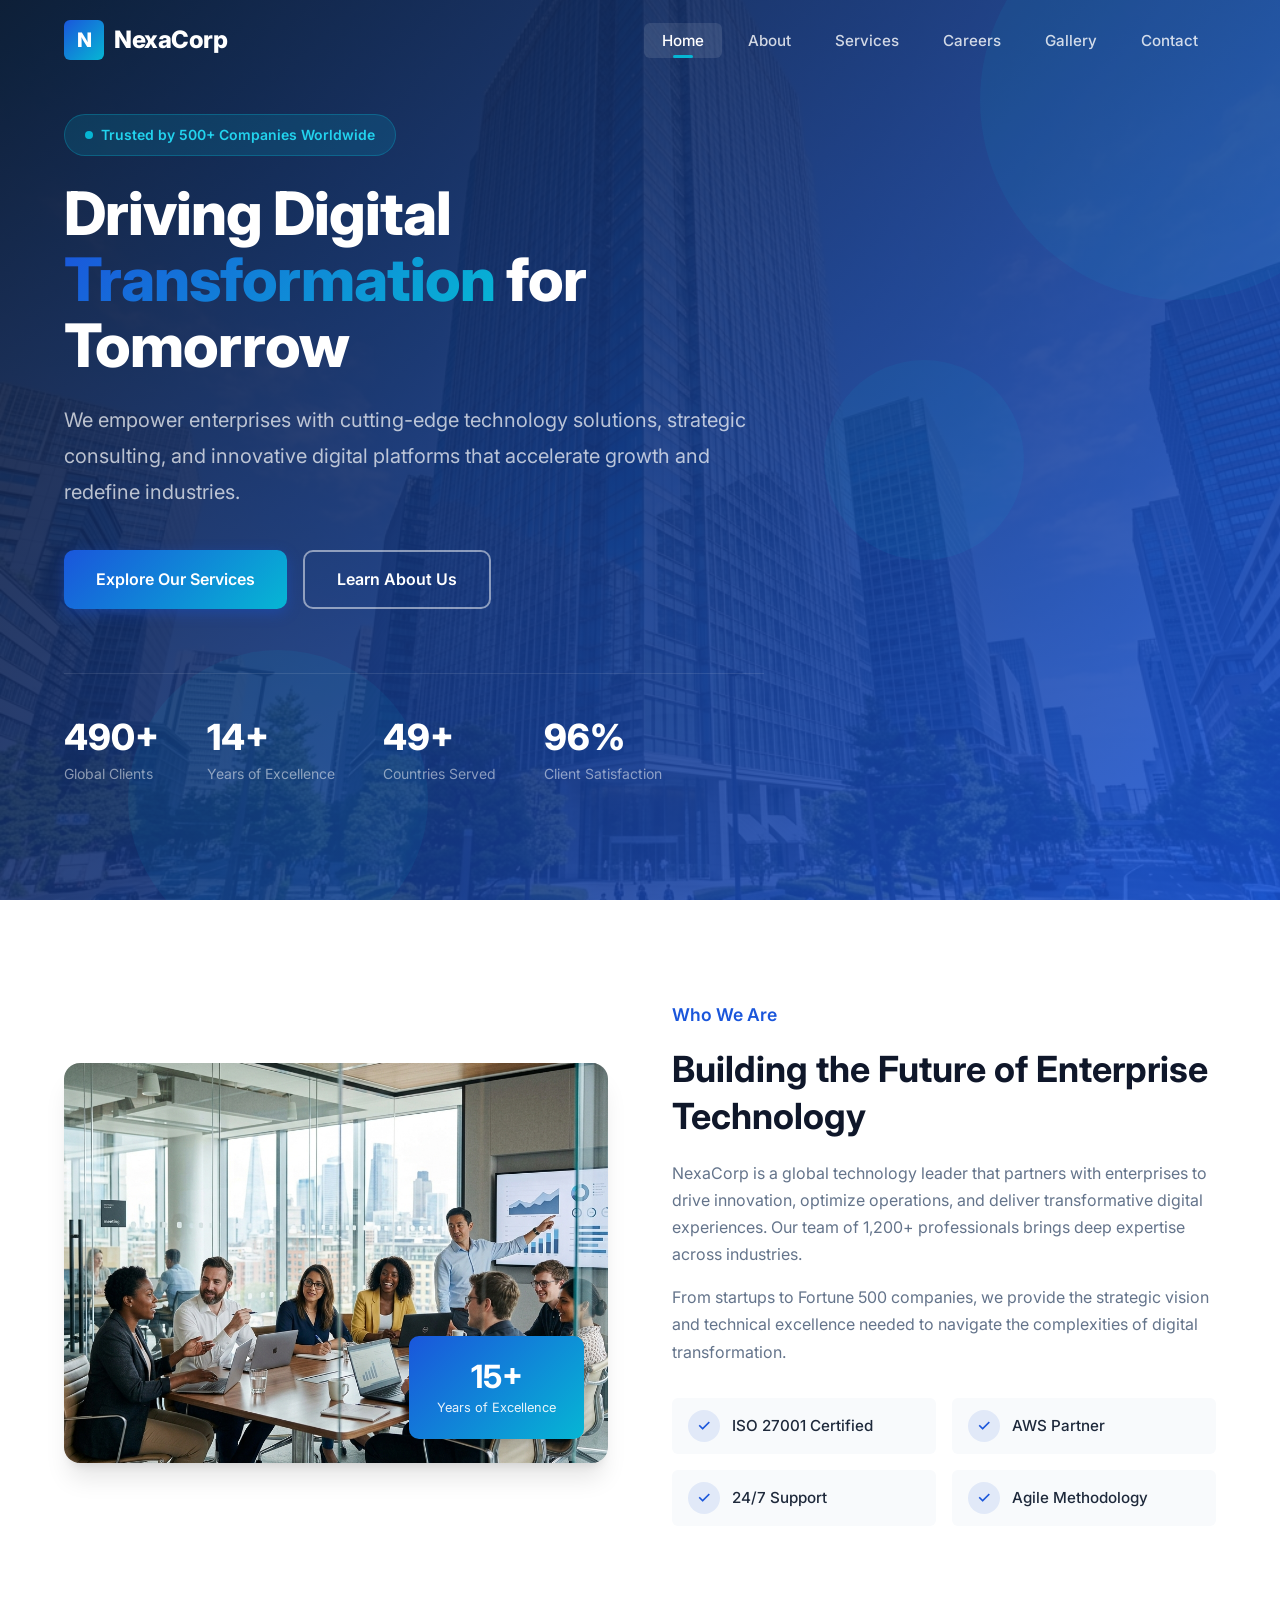
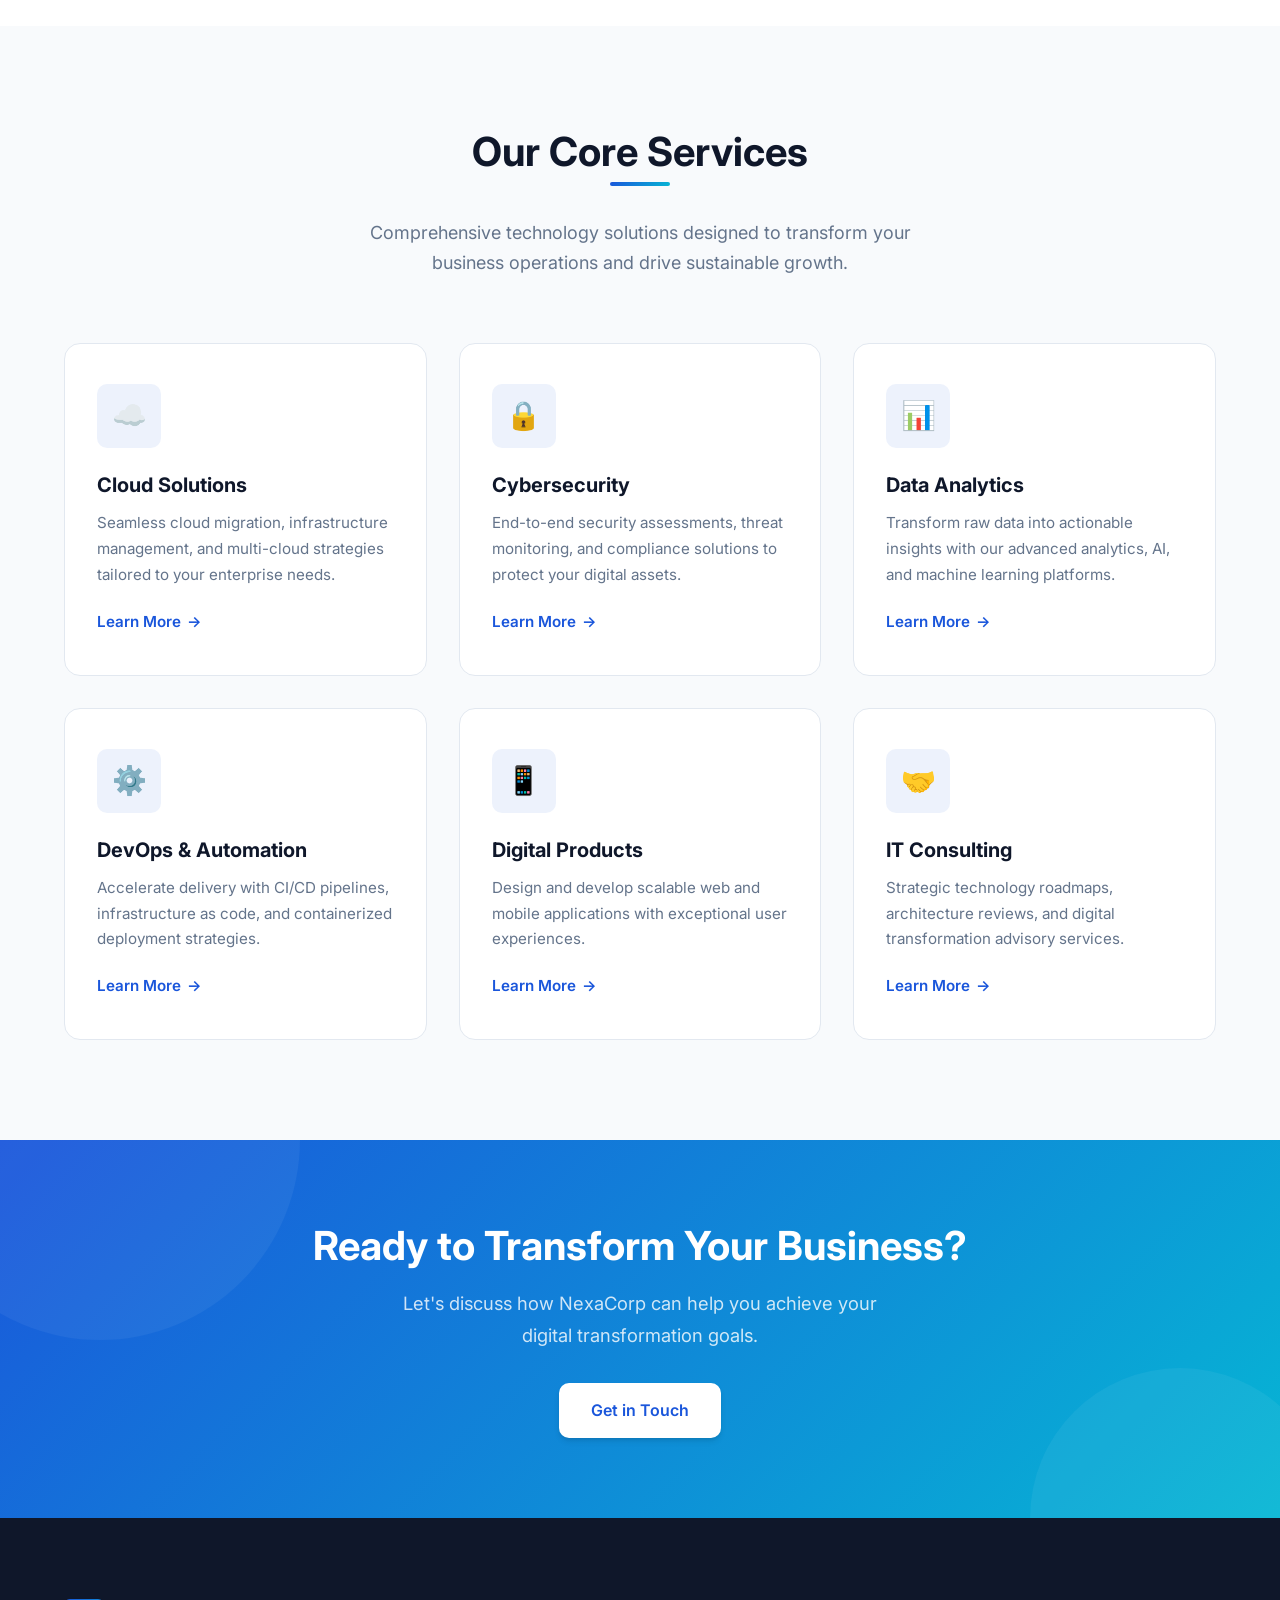
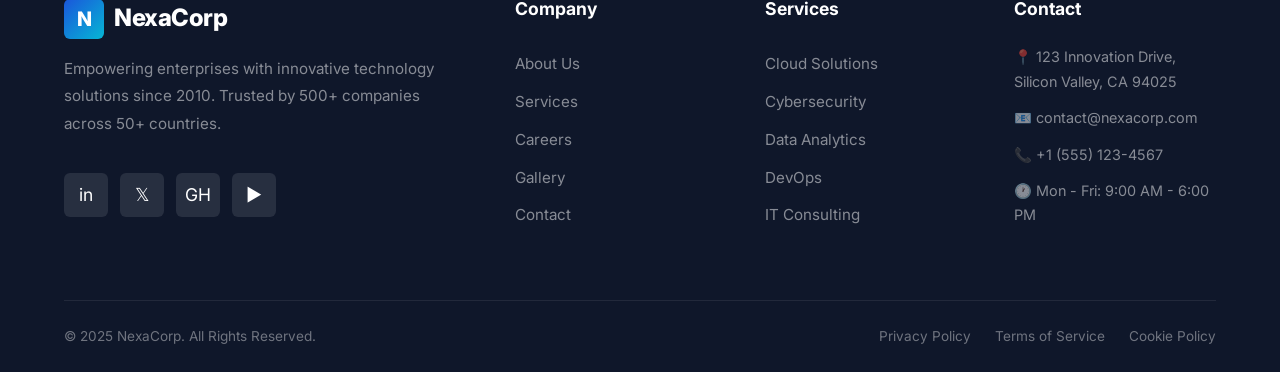
<file: src/index.html>
<!DOCTYPE html>
<html lang="en">
<head>
  <meta charset="UTF-8">
  <meta name="viewport" content="width=device-width, initial-scale=1.0">
  <meta name="description" content="NexaCorp - Leading corporate solutions provider specializing in digital transformation, cloud computing, and enterprise consulting.">
  <meta name="keywords" content="corporate, technology, consulting, digital transformation, cloud computing">
  <title>NexaCorp - Innovating Tomorrow's Solutions</title>
  <link rel="preconnect" href="https://fonts.googleapis.com">
  <link rel="preconnect" href="https://fonts.gstatic.com" crossorigin>
  <link href="https://fonts.googleapis.com/css2?family=Inter:wght@400;500;600;700;800&display=swap" rel="stylesheet">
  <link rel="stylesheet" href="css/style.css">
</head>
<body>

  <!-- ==================== Navbar ==================== -->
  <nav class="navbar" id="navbar">
    <div class="container">
      <a href="index.html" class="navbar-brand">
        <div class="logo-icon">N</div>
        <span>NexaCorp</span>
      </a>
      <ul class="navbar-nav" id="navLinks">
        <li><a href="index.html" class="active">Home</a></li>
        <li><a href="about.html">About</a></li>
        <li><a href="services.html">Services</a></li>
        <li><a href="careers.html">Careers</a></li>
        <li><a href="gallery.html">Gallery</a></li>
        <li><a href="contact.html">Contact</a></li>
      </ul>
      <button class="menu-toggle" id="menuToggle" aria-label="Toggle navigation">
        <span></span>
        <span></span>
        <span></span>
      </button>
    </div>
  </nav>

  <!-- ==================== Hero Section ==================== -->
  <section class="hero" id="hero">
    <div class="hero-bg">
      <img src="images/hero-bg.png" alt="Corporate skyline">
    </div>
    <div class="hero-shapes">
      <div class="shape shape-1"></div>
      <div class="shape shape-2"></div>
      <div class="shape shape-3"></div>
    </div>
    <div class="container">
      <div class="hero-content">
        <div class="hero-badge">Trusted by 500+ Companies Worldwide</div>
        <h1>Driving Digital <span class="highlight">Transformation</span> for Tomorrow</h1>
        <p>We empower enterprises with cutting-edge technology solutions, strategic consulting, and innovative digital platforms that accelerate growth and redefine industries.</p>
        <div class="hero-buttons">
          <a href="services.html" class="btn btn-primary">Explore Our Services</a>
          <a href="about.html" class="btn btn-outline">Learn About Us</a>
        </div>
        <div class="hero-stats">
          <div class="hero-stat">
            <h3 data-count="500" data-suffix="+">0</h3>
            <p>Global Clients</p>
          </div>
          <div class="hero-stat">
            <h3 data-count="15" data-suffix="+">0</h3>
            <p>Years of Excellence</p>
          </div>
          <div class="hero-stat">
            <h3 data-count="50" data-suffix="+">0</h3>
            <p>Countries Served</p>
          </div>
          <div class="hero-stat">
            <h3 data-count="98" data-suffix="%">0</h3>
            <p>Client Satisfaction</p>
          </div>
        </div>
      </div>
    </div>
  </section>

  <!-- ==================== About Preview ==================== -->
  <section class="section" id="about-preview">
    <div class="container">
      <div class="about-grid fade-in">
        <div class="about-image">
          <img src="images/about-team.png" alt="NexaCorp team collaboration">
          <div class="experience-badge">
            <h3>15+</h3>
            <p>Years of Excellence</p>
          </div>
        </div>
        <div class="about-text">
          <p class="lead">Who We Are</p>
          <h2>Building the Future of Enterprise Technology</h2>
          <p>NexaCorp is a global technology leader that partners with enterprises to drive innovation, optimize operations, and deliver transformative digital experiences. Our team of 1,200+ professionals brings deep expertise across industries.</p>
          <p>From startups to Fortune 500 companies, we provide the strategic vision and technical excellence needed to navigate the complexities of digital transformation.</p>
          <div class="about-features">
            <div class="about-feature-item">
              <div class="icon">✓</div>
              <span>ISO 27001 Certified</span>
            </div>
            <div class="about-feature-item">
              <div class="icon">✓</div>
              <span>AWS Partner</span>
            </div>
            <div class="about-feature-item">
              <div class="icon">✓</div>
              <span>24/7 Support</span>
            </div>
            <div class="about-feature-item">
              <div class="icon">✓</div>
              <span>Agile Methodology</span>
            </div>
          </div>
        </div>
      </div>
    </div>
  </section>

  <!-- ==================== Services Preview ==================== -->
  <section class="section" id="services-preview" style="background: var(--surface-alt);">
    <div class="container">
      <div class="section-header">
        <h2>Our Core Services</h2>
        <p>Comprehensive technology solutions designed to transform your business operations and drive sustainable growth.</p>
      </div>
      <div class="services-grid">
        <div class="service-card fade-in">
          <div class="icon"><span>☁️</span></div>
          <h3>Cloud Solutions</h3>
          <p>Seamless cloud migration, infrastructure management, and multi-cloud strategies tailored to your enterprise needs.</p>
          <a href="services.html" class="learn-more">Learn More</a>
        </div>
        <div class="service-card fade-in">
          <div class="icon"><span>🔒</span></div>
          <h3>Cybersecurity</h3>
          <p>End-to-end security assessments, threat monitoring, and compliance solutions to protect your digital assets.</p>
          <a href="services.html" class="learn-more">Learn More</a>
        </div>
        <div class="service-card fade-in">
          <div class="icon"><span>📊</span></div>
          <h3>Data Analytics</h3>
          <p>Transform raw data into actionable insights with our advanced analytics, AI, and machine learning platforms.</p>
          <a href="services.html" class="learn-more">Learn More</a>
        </div>
        <div class="service-card fade-in">
          <div class="icon"><span>⚙️</span></div>
          <h3>DevOps & Automation</h3>
          <p>Accelerate delivery with CI/CD pipelines, infrastructure as code, and containerized deployment strategies.</p>
          <a href="services.html" class="learn-more">Learn More</a>
        </div>
        <div class="service-card fade-in">
          <div class="icon"><span>📱</span></div>
          <h3>Digital Products</h3>
          <p>Design and develop scalable web and mobile applications with exceptional user experiences.</p>
          <a href="services.html" class="learn-more">Learn More</a>
        </div>
        <div class="service-card fade-in">
          <div class="icon"><span>🤝</span></div>
          <h3>IT Consulting</h3>
          <p>Strategic technology roadmaps, architecture reviews, and digital transformation advisory services.</p>
          <a href="services.html" class="learn-more">Learn More</a>
        </div>
      </div>
    </div>
  </section>

  <!-- ==================== CTA Section ==================== -->
  <section class="cta-section">
    <div class="container">
      <h2>Ready to Transform Your Business?</h2>
      <p>Let's discuss how NexaCorp can help you achieve your digital transformation goals.</p>
      <a href="contact.html" class="btn btn-secondary">Get in Touch</a>
    </div>
  </section>

  <!-- ==================== Footer ==================== -->
  <footer class="footer" id="footer">
    <div class="container">
      <div class="footer-grid">
        <div class="footer-brand">
          <a href="index.html" class="navbar-brand">
            <div class="logo-icon">N</div>
            <span>NexaCorp</span>
          </a>
          <p>Empowering enterprises with innovative technology solutions since 2010. Trusted by 500+ companies across 50+ countries.</p>
          <div class="social-links">
            <a href="#" class="social-link" aria-label="LinkedIn">in</a>
            <a href="#" class="social-link" aria-label="Twitter">𝕏</a>
            <a href="#" class="social-link" aria-label="GitHub">GH</a>
            <a href="#" class="social-link" aria-label="YouTube">▶</a>
          </div>
        </div>
        <div>
          <h4>Company</h4>
          <ul class="footer-links">
            <li><a href="about.html">About Us</a></li>
            <li><a href="services.html">Services</a></li>
            <li><a href="careers.html">Careers</a></li>
            <li><a href="gallery.html">Gallery</a></li>
            <li><a href="contact.html">Contact</a></li>
          </ul>
        </div>
        <div>
          <h4>Services</h4>
          <ul class="footer-links">
            <li><a href="services.html">Cloud Solutions</a></li>
            <li><a href="services.html">Cybersecurity</a></li>
            <li><a href="services.html">Data Analytics</a></li>
            <li><a href="services.html">DevOps</a></li>
            <li><a href="services.html">IT Consulting</a></li>
          </ul>
        </div>
        <div>
          <h4>Contact</h4>
          <div class="footer-contact">
            <p>📍 123 Innovation Drive, Silicon Valley, CA 94025</p>
            <p>📧 contact@nexacorp.com</p>
            <p>📞 +1 (555) 123-4567</p>
            <p>🕐 Mon - Fri: 9:00 AM - 6:00 PM</p>
          </div>
        </div>
      </div>
      <div class="footer-bottom">
        <p>&copy; 2025 NexaCorp. All Rights Reserved.</p>
        <div class="footer-bottom-links">
          <a href="#">Privacy Policy</a>
          <a href="#">Terms of Service</a>
          <a href="#">Cookie Policy</a>
        </div>
      </div>
    </div>
  </footer>

  <!-- Scroll to Top Button -->
  <button class="scroll-top" id="scrollTop" aria-label="Scroll to top">↑</button>

  <script src="js/main.js"></script>
</body>
</html>
</file>
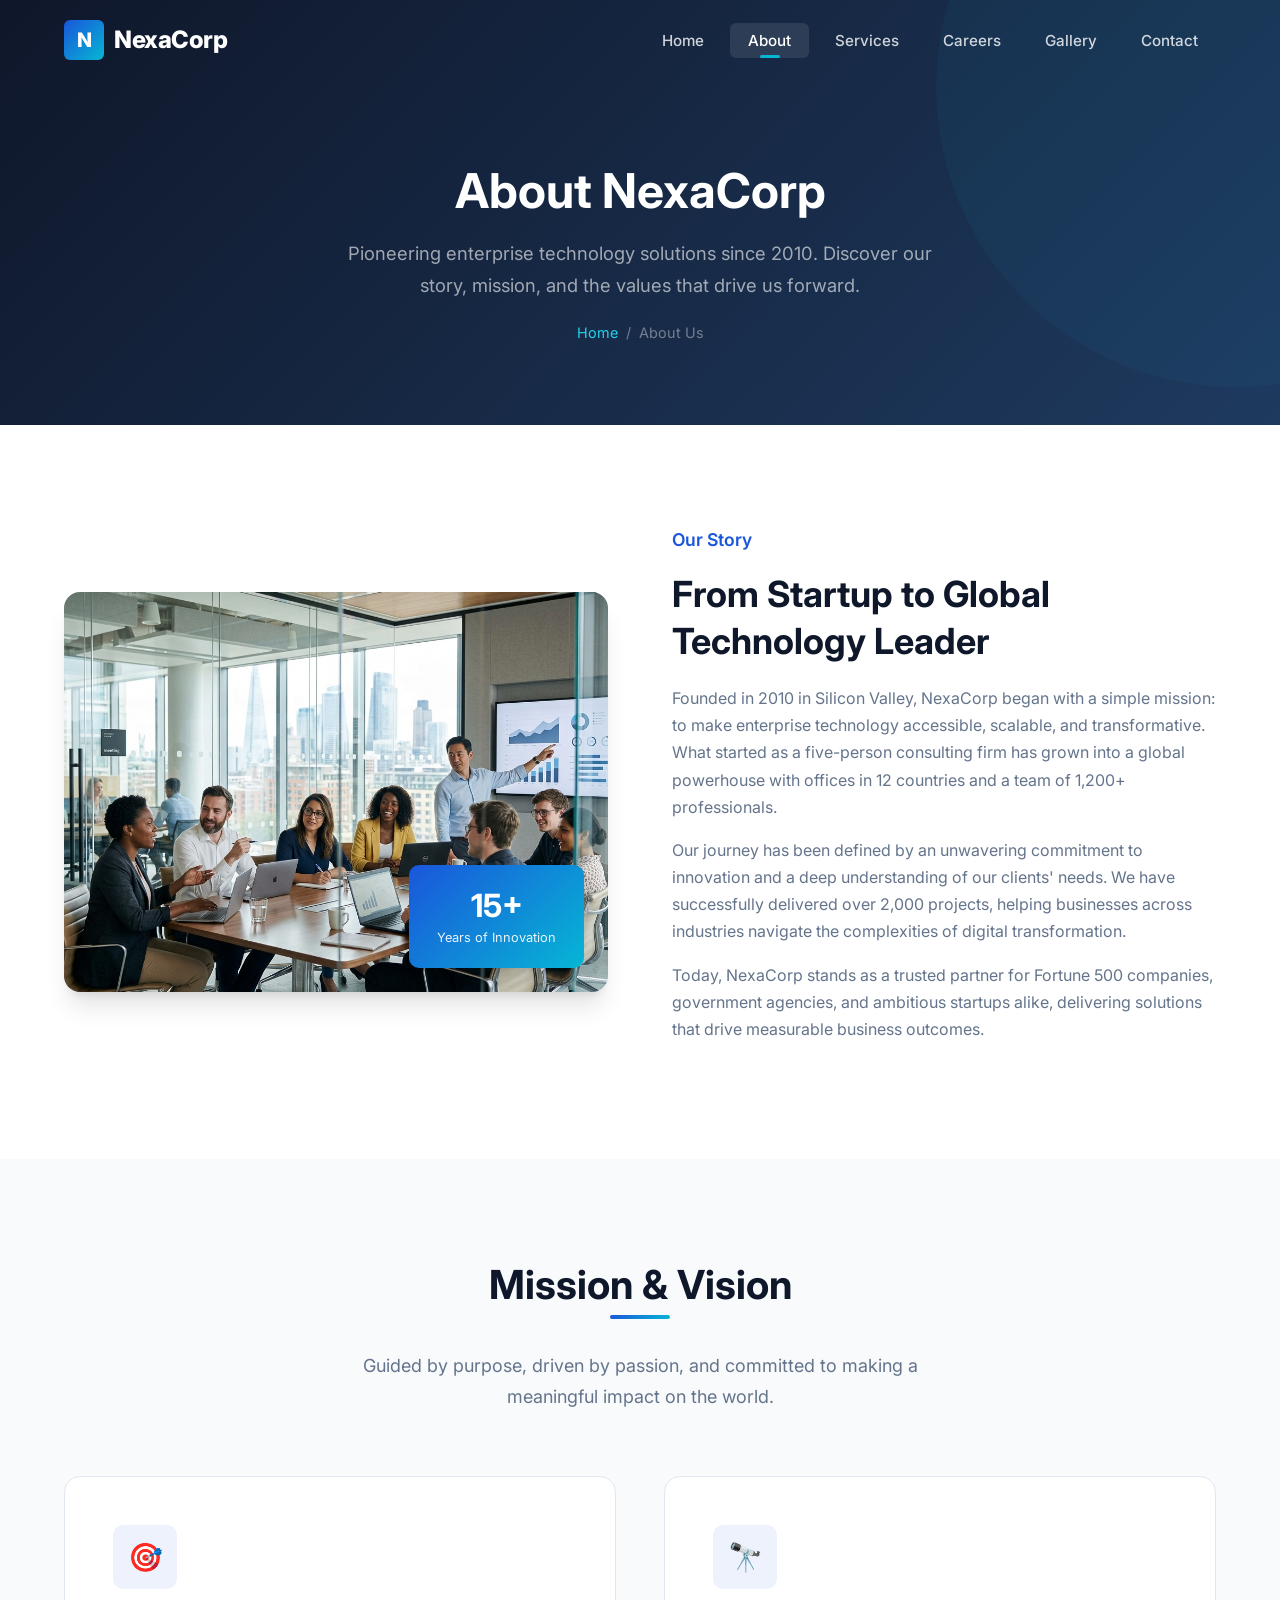
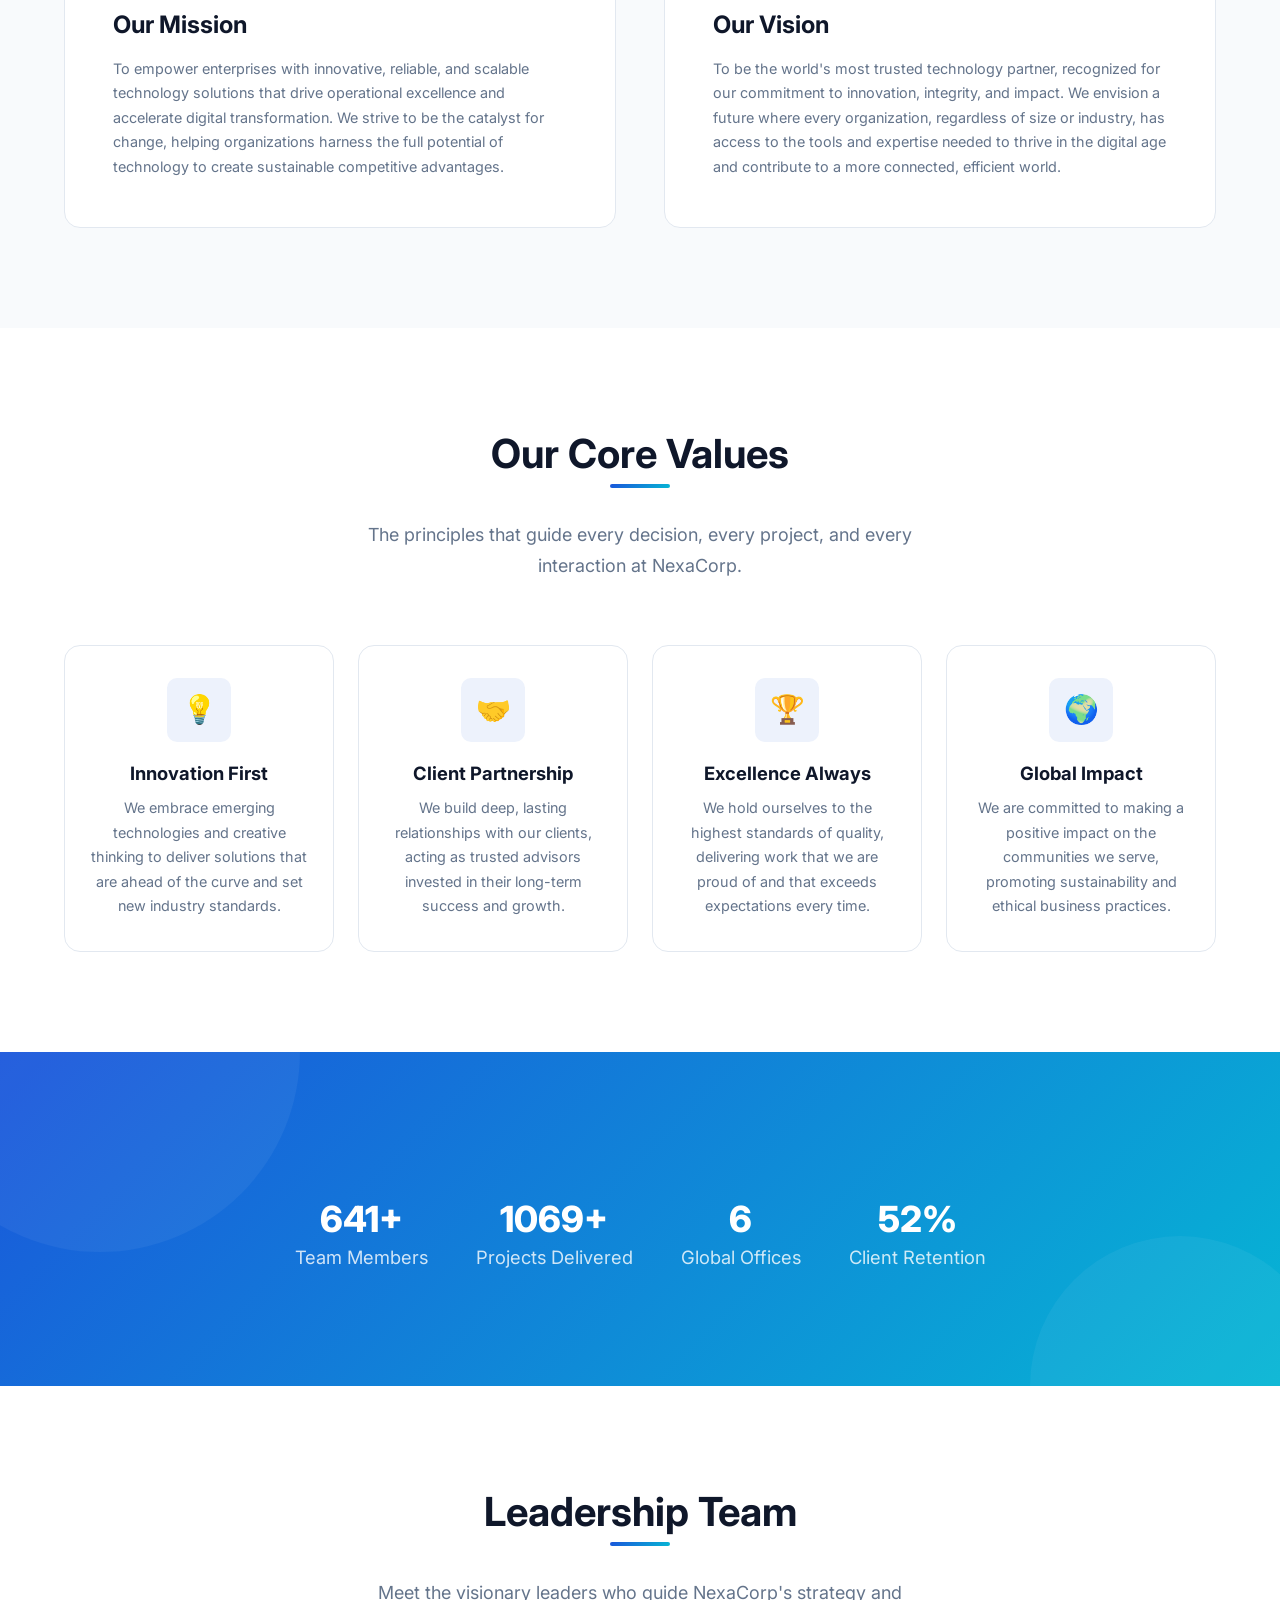
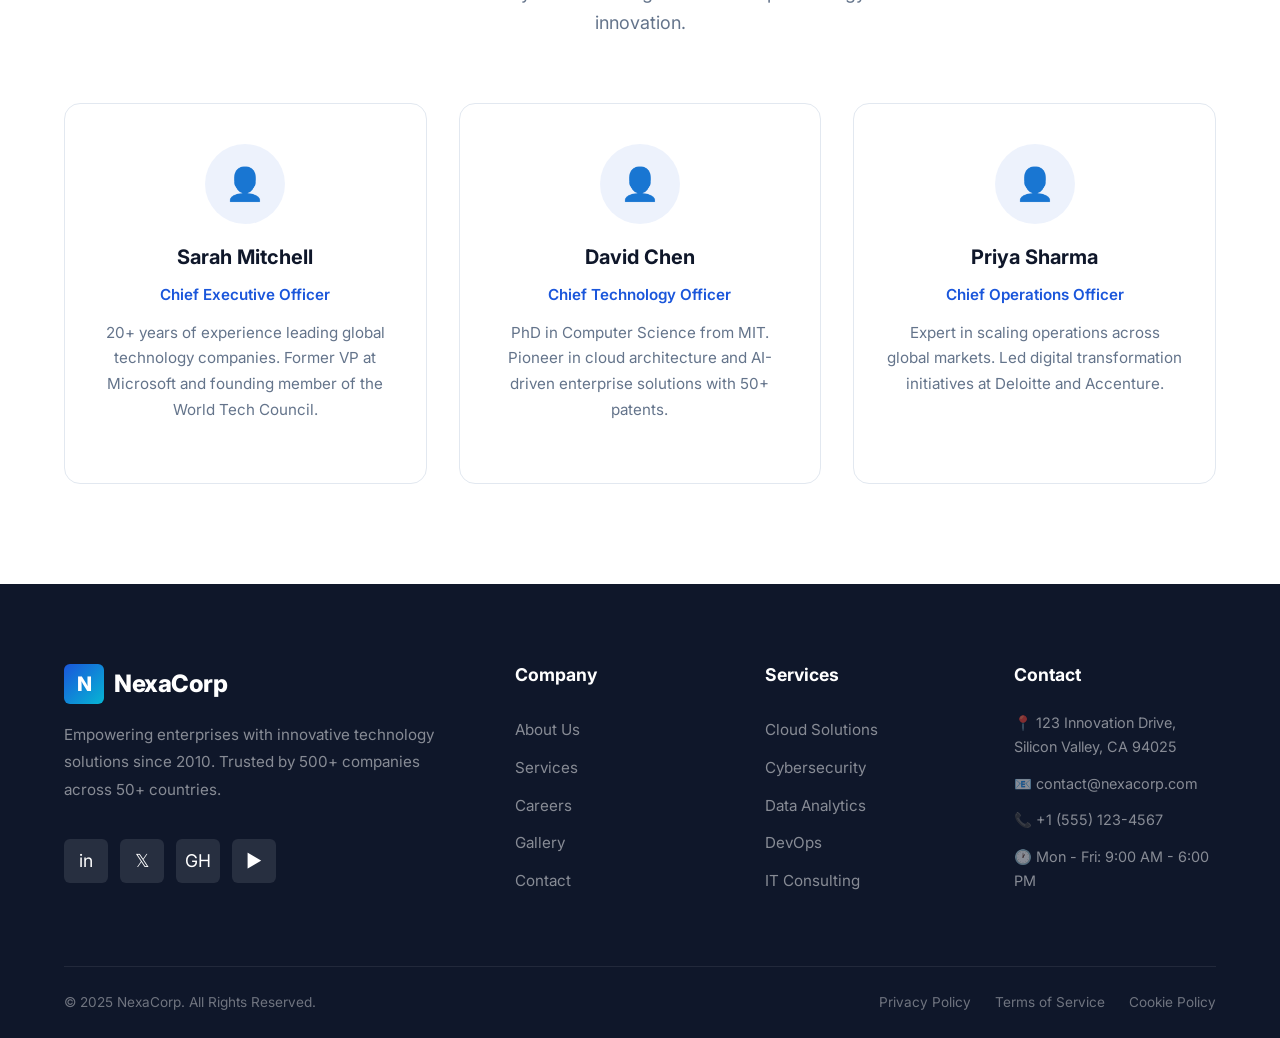
<file: src/about.html>
<!DOCTYPE html>
<html lang="en">
<head>
  <meta charset="UTF-8">
  <meta name="viewport" content="width=device-width, initial-scale=1.0">
  <meta name="description" content="Learn about NexaCorp - our mission, vision, values, and the team driving innovation in enterprise technology solutions.">
  <title>About Us - NexaCorp</title>
  <link rel="preconnect" href="https://fonts.googleapis.com">
  <link rel="preconnect" href="https://fonts.gstatic.com" crossorigin>
  <link href="https://fonts.googleapis.com/css2?family=Inter:wght@400;500;600;700;800&display=swap" rel="stylesheet">
  <link rel="stylesheet" href="css/style.css">
</head>
<body>

  <!-- ==================== Navbar ==================== -->
  <nav class="navbar scrolled" id="navbar">
    <div class="container">
      <a href="index.html" class="navbar-brand">
        <div class="logo-icon">N</div>
        <span>NexaCorp</span>
      </a>
      <ul class="navbar-nav" id="navLinks">
        <li><a href="index.html">Home</a></li>
        <li><a href="about.html" class="active">About</a></li>
        <li><a href="services.html">Services</a></li>
        <li><a href="careers.html">Careers</a></li>
        <li><a href="gallery.html">Gallery</a></li>
        <li><a href="contact.html">Contact</a></li>
      </ul>
      <button class="menu-toggle" id="menuToggle" aria-label="Toggle navigation">
        <span></span>
        <span></span>
        <span></span>
      </button>
    </div>
  </nav>

  <!-- ==================== Page Banner ==================== -->
  <section class="page-banner">
    <h1>About NexaCorp</h1>
    <p>Pioneering enterprise technology solutions since 2010. Discover our story, mission, and the values that drive us forward.</p>
    <div class="breadcrumb">
      <a href="index.html">Home</a>
      <span>/</span>
      <span>About Us</span>
    </div>
  </section>

  <!-- ==================== About Section ==================== -->
  <section class="section">
    <div class="container">
      <div class="about-grid fade-in">
        <div class="about-image">
          <img src="images/about-team.png" alt="NexaCorp team members in a modern conference room">
          <div class="experience-badge">
            <h3>15+</h3>
            <p>Years of Innovation</p>
          </div>
        </div>
        <div class="about-text">
          <p class="lead">Our Story</p>
          <h2>From Startup to Global Technology Leader</h2>
          <p>Founded in 2010 in Silicon Valley, NexaCorp began with a simple mission: to make enterprise technology accessible, scalable, and transformative. What started as a five-person consulting firm has grown into a global powerhouse with offices in 12 countries and a team of 1,200+ professionals.</p>
          <p>Our journey has been defined by an unwavering commitment to innovation and a deep understanding of our clients' needs. We have successfully delivered over 2,000 projects, helping businesses across industries navigate the complexities of digital transformation.</p>
          <p>Today, NexaCorp stands as a trusted partner for Fortune 500 companies, government agencies, and ambitious startups alike, delivering solutions that drive measurable business outcomes.</p>
        </div>
      </div>
    </div>
  </section>

  <!-- ==================== Mission & Vision ==================== -->
  <section class="section" style="background: var(--surface-alt);">
    <div class="container">
      <div class="section-header">
        <h2>Mission &amp; Vision</h2>
        <p>Guided by purpose, driven by passion, and committed to making a meaningful impact on the world.</p>
      </div>
      <div class="about-grid fade-in" style="gap: 48px;">
        <div class="value-card" style="text-align: left; padding: 48px;">
          <div class="icon" style="margin: 0 0 20px;">🎯</div>
          <h3 style="font-size: 1.5rem; margin-bottom: 16px;">Our Mission</h3>
          <p>To empower enterprises with innovative, reliable, and scalable technology solutions that drive operational excellence and accelerate digital transformation. We strive to be the catalyst for change, helping organizations harness the full potential of technology to create sustainable competitive advantages.</p>
        </div>
        <div class="value-card" style="text-align: left; padding: 48px;">
          <div class="icon" style="margin: 0 0 20px;">🔭</div>
          <h3 style="font-size: 1.5rem; margin-bottom: 16px;">Our Vision</h3>
          <p>To be the world's most trusted technology partner, recognized for our commitment to innovation, integrity, and impact. We envision a future where every organization, regardless of size or industry, has access to the tools and expertise needed to thrive in the digital age and contribute to a more connected, efficient world.</p>
        </div>
      </div>
    </div>
  </section>

  <!-- ==================== Core Values ==================== -->
  <section class="section">
    <div class="container">
      <div class="section-header">
        <h2>Our Core Values</h2>
        <p>The principles that guide every decision, every project, and every interaction at NexaCorp.</p>
      </div>
      <div class="values-grid">
        <div class="value-card fade-in">
          <div class="icon">💡</div>
          <h3>Innovation First</h3>
          <p>We embrace emerging technologies and creative thinking to deliver solutions that are ahead of the curve and set new industry standards.</p>
        </div>
        <div class="value-card fade-in">
          <div class="icon">🤝</div>
          <h3>Client Partnership</h3>
          <p>We build deep, lasting relationships with our clients, acting as trusted advisors invested in their long-term success and growth.</p>
        </div>
        <div class="value-card fade-in">
          <div class="icon">🏆</div>
          <h3>Excellence Always</h3>
          <p>We hold ourselves to the highest standards of quality, delivering work that we are proud of and that exceeds expectations every time.</p>
        </div>
        <div class="value-card fade-in">
          <div class="icon">🌍</div>
          <h3>Global Impact</h3>
          <p>We are committed to making a positive impact on the communities we serve, promoting sustainability and ethical business practices.</p>
        </div>
      </div>
    </div>
  </section>

  <!-- ==================== Stats ==================== -->
  <section class="cta-section">
    <div class="container">
      <div class="hero-stats" style="border: none; padding: 0; justify-content: center;">
        <div class="hero-stat" style="text-align: center;">
          <h3 data-count="1200" data-suffix="+">0</h3>
          <p>Team Members</p>
        </div>
        <div class="hero-stat" style="text-align: center;">
          <h3 data-count="2000" data-suffix="+">0</h3>
          <p>Projects Delivered</p>
        </div>
        <div class="hero-stat" style="text-align: center;">
          <h3 data-count="12" data-suffix="">0</h3>
          <p>Global Offices</p>
        </div>
        <div class="hero-stat" style="text-align: center;">
          <h3 data-count="98" data-suffix="%">0</h3>
          <p>Client Retention</p>
        </div>
      </div>
    </div>
  </section>

  <!-- ==================== Leadership Team ==================== -->
  <section class="section">
    <div class="container">
      <div class="section-header">
        <h2>Leadership Team</h2>
        <p>Meet the visionary leaders who guide NexaCorp's strategy and innovation.</p>
      </div>
      <div class="services-grid">
        <div class="service-card fade-in" style="text-align: center;">
          <div class="icon" style="width: 80px; height: 80px; border-radius: 50%; font-size: 2rem; margin: 0 auto 20px;">👤</div>
          <h3>Sarah Mitchell</h3>
          <p style="color: var(--primary); font-weight: 600; margin-bottom: 12px;">Chief Executive Officer</p>
          <p>20+ years of experience leading global technology companies. Former VP at Microsoft and founding member of the World Tech Council.</p>
        </div>
        <div class="service-card fade-in" style="text-align: center;">
          <div class="icon" style="width: 80px; height: 80px; border-radius: 50%; font-size: 2rem; margin: 0 auto 20px;">👤</div>
          <h3>David Chen</h3>
          <p style="color: var(--primary); font-weight: 600; margin-bottom: 12px;">Chief Technology Officer</p>
          <p>PhD in Computer Science from MIT. Pioneer in cloud architecture and AI-driven enterprise solutions with 50+ patents.</p>
        </div>
        <div class="service-card fade-in" style="text-align: center;">
          <div class="icon" style="width: 80px; height: 80px; border-radius: 50%; font-size: 2rem; margin: 0 auto 20px;">👤</div>
          <h3>Priya Sharma</h3>
          <p style="color: var(--primary); font-weight: 600; margin-bottom: 12px;">Chief Operations Officer</p>
          <p>Expert in scaling operations across global markets. Led digital transformation initiatives at Deloitte and Accenture.</p>
        </div>
      </div>
    </div>
  </section>

  <!-- ==================== Footer ==================== -->
  <footer class="footer" id="footer">
    <div class="container">
      <div class="footer-grid">
        <div class="footer-brand">
          <a href="index.html" class="navbar-brand">
            <div class="logo-icon">N</div>
            <span>NexaCorp</span>
          </a>
          <p>Empowering enterprises with innovative technology solutions since 2010. Trusted by 500+ companies across 50+ countries.</p>
          <div class="social-links">
            <a href="#" class="social-link" aria-label="LinkedIn">in</a>
            <a href="#" class="social-link" aria-label="Twitter">𝕏</a>
            <a href="#" class="social-link" aria-label="GitHub">GH</a>
            <a href="#" class="social-link" aria-label="YouTube">▶</a>
          </div>
        </div>
        <div>
          <h4>Company</h4>
          <ul class="footer-links">
            <li><a href="about.html">About Us</a></li>
            <li><a href="services.html">Services</a></li>
            <li><a href="careers.html">Careers</a></li>
            <li><a href="gallery.html">Gallery</a></li>
            <li><a href="contact.html">Contact</a></li>
          </ul>
        </div>
        <div>
          <h4>Services</h4>
          <ul class="footer-links">
            <li><a href="services.html">Cloud Solutions</a></li>
            <li><a href="services.html">Cybersecurity</a></li>
            <li><a href="services.html">Data Analytics</a></li>
            <li><a href="services.html">DevOps</a></li>
            <li><a href="services.html">IT Consulting</a></li>
          </ul>
        </div>
        <div>
          <h4>Contact</h4>
          <div class="footer-contact">
            <p>📍 123 Innovation Drive, Silicon Valley, CA 94025</p>
            <p>📧 contact@nexacorp.com</p>
            <p>📞 +1 (555) 123-4567</p>
            <p>🕐 Mon - Fri: 9:00 AM - 6:00 PM</p>
          </div>
        </div>
      </div>
      <div class="footer-bottom">
        <p>&copy; 2025 NexaCorp. All Rights Reserved.</p>
        <div class="footer-bottom-links">
          <a href="#">Privacy Policy</a>
          <a href="#">Terms of Service</a>
          <a href="#">Cookie Policy</a>
        </div>
      </div>
    </div>
  </footer>

  <button class="scroll-top" id="scrollTop" aria-label="Scroll to top">↑</button>
  <script src="js/main.js"></script>
</body>
</html>
</file>
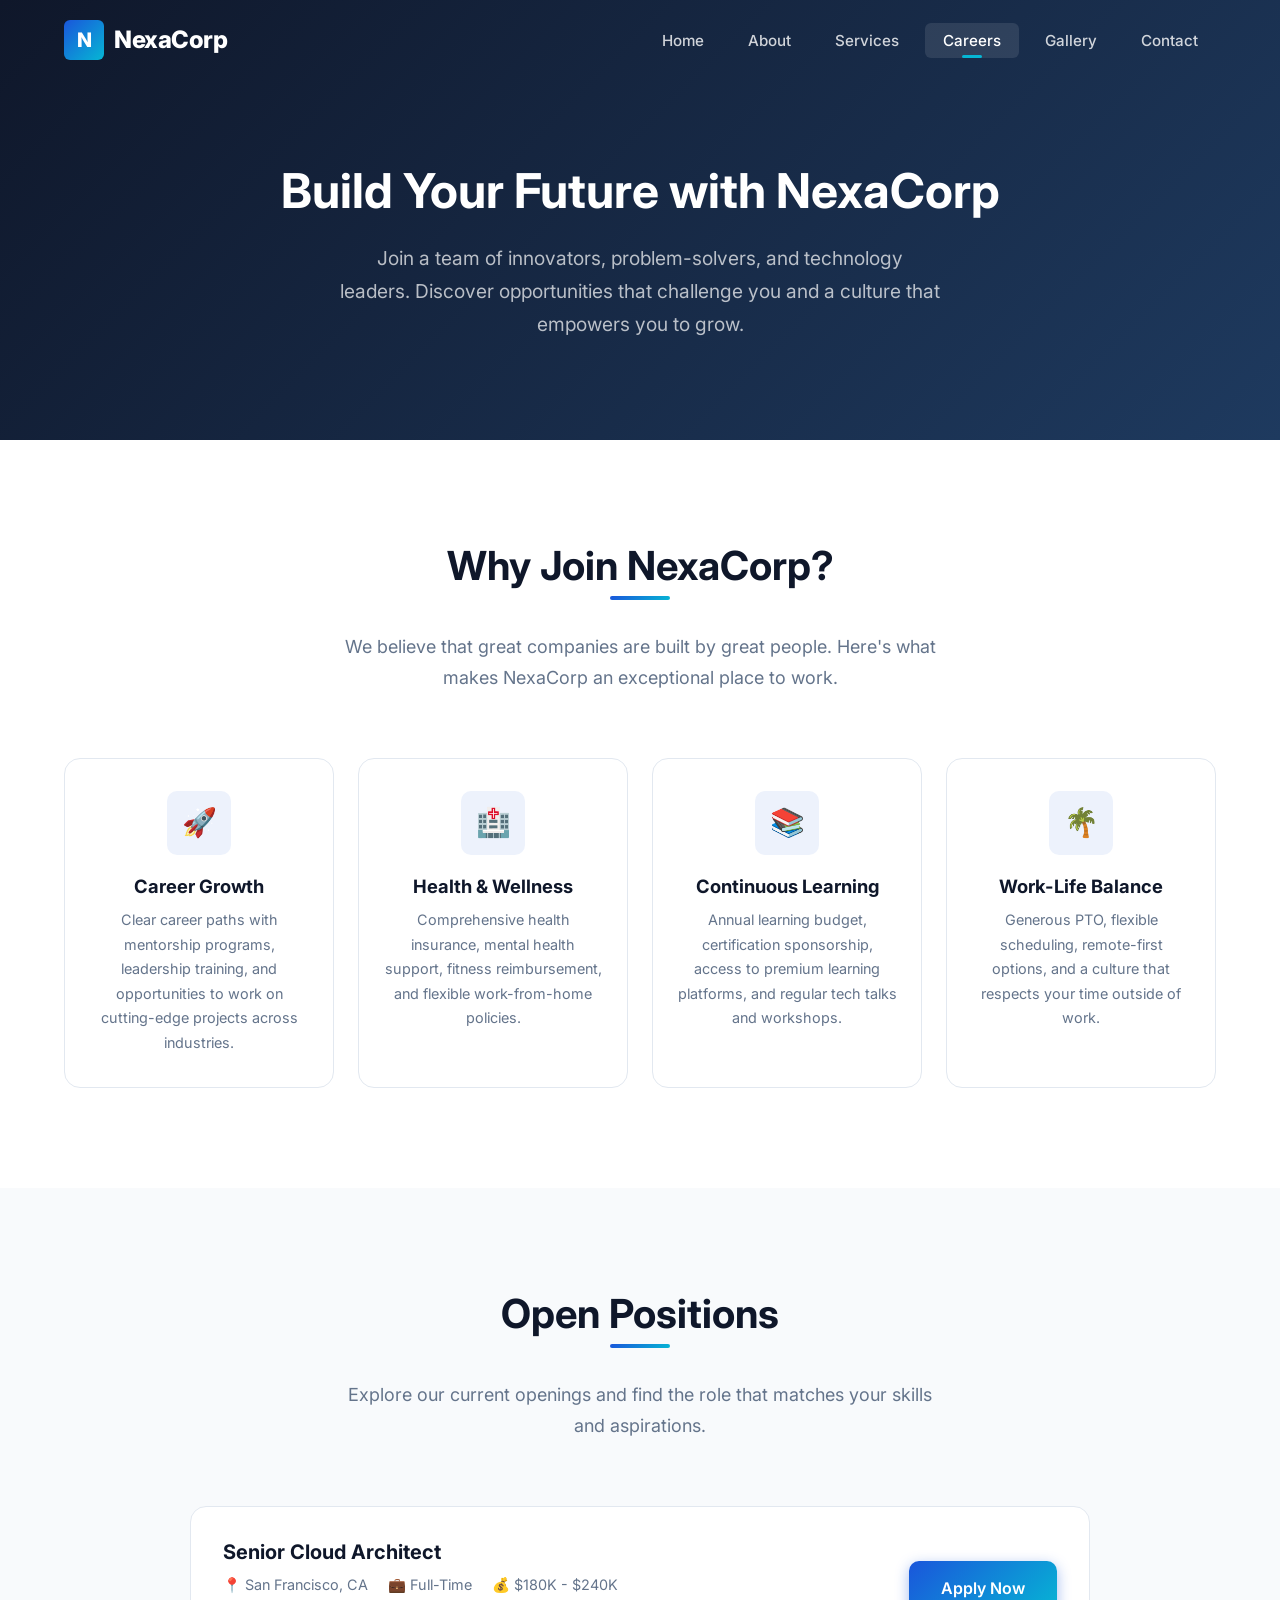
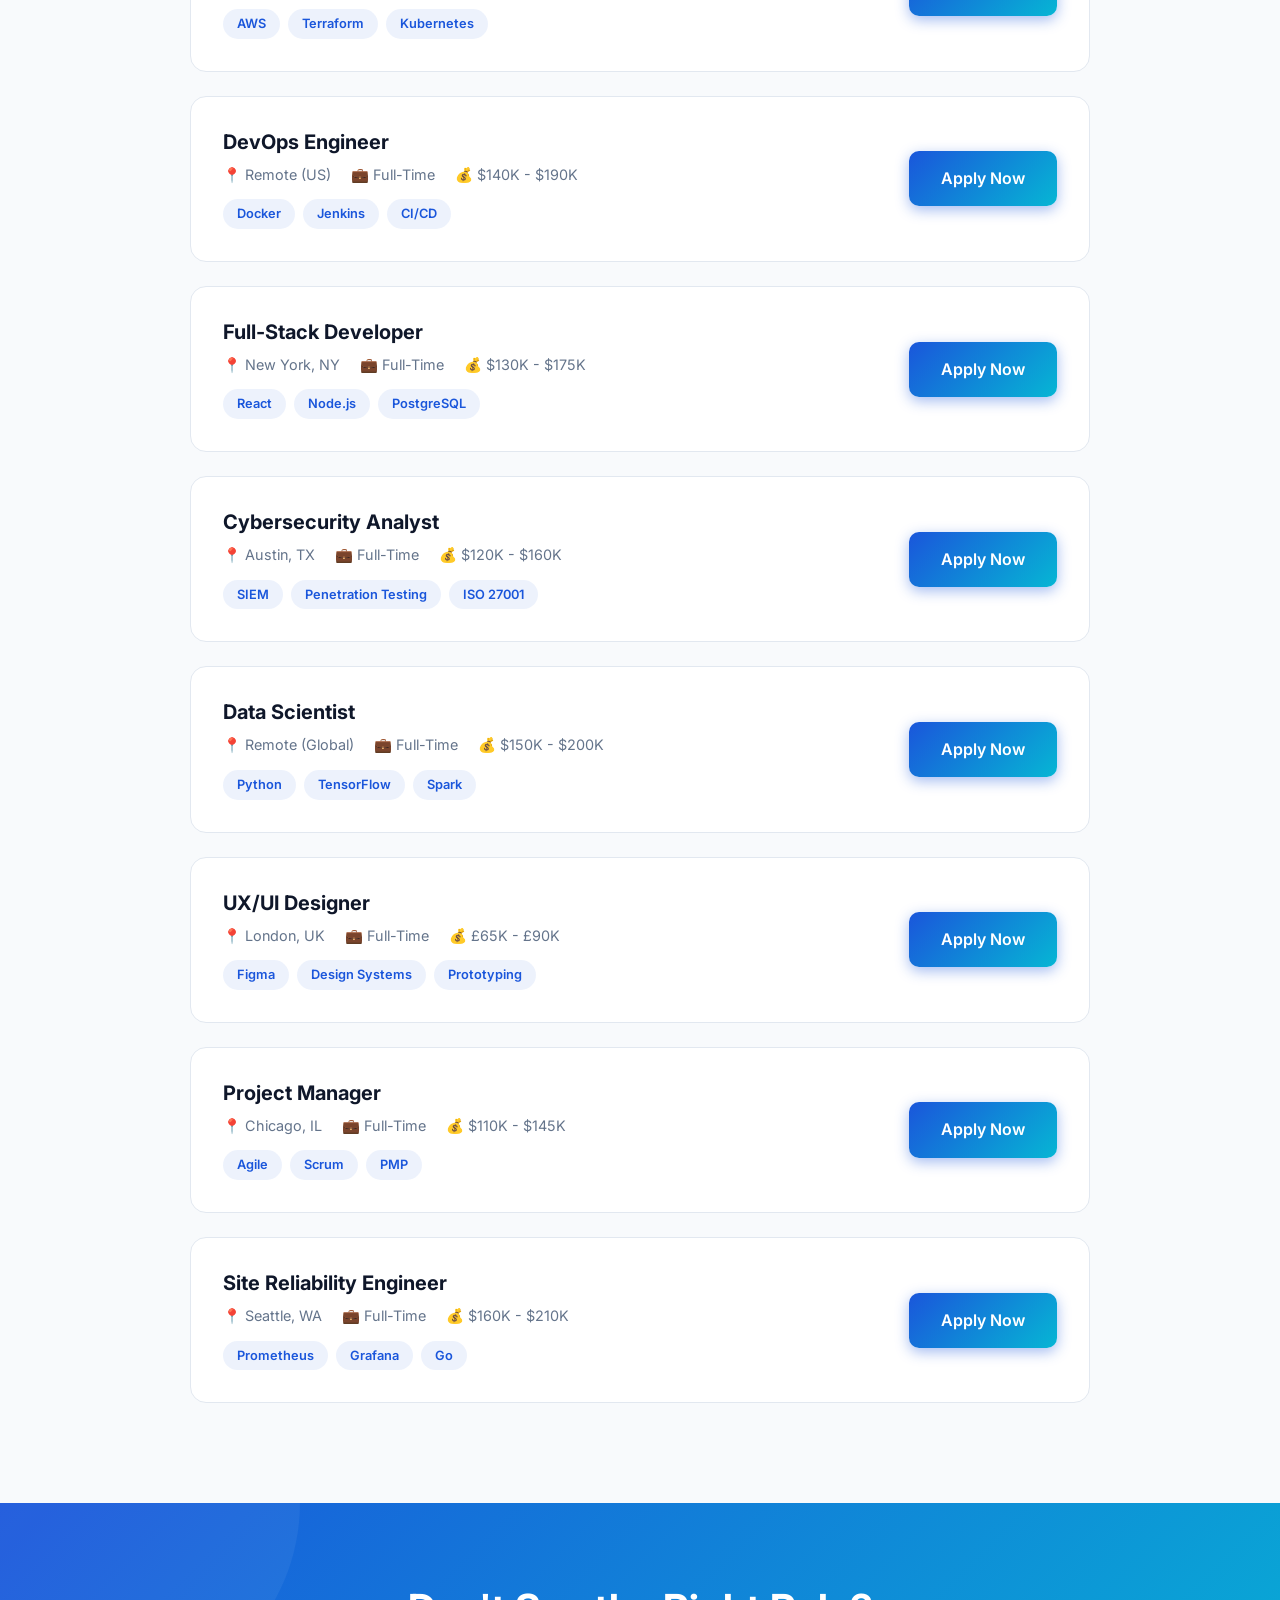
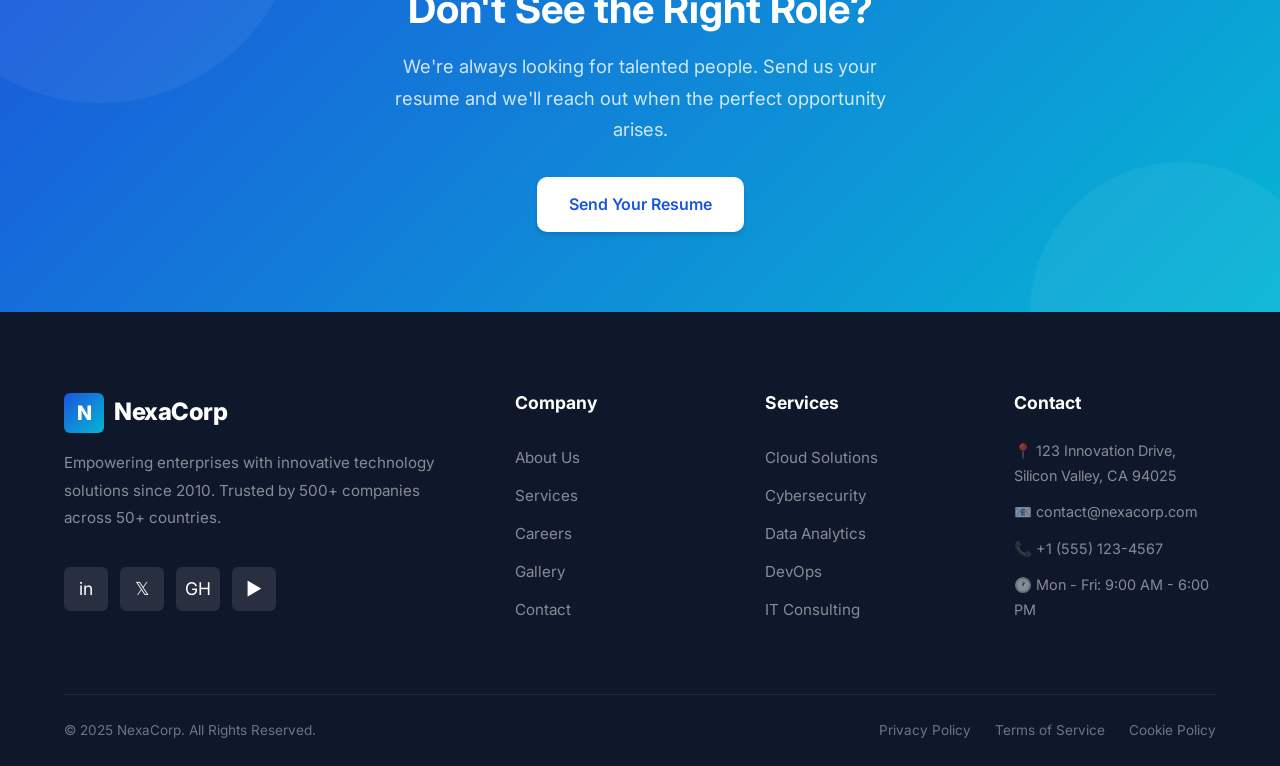
<file: src/careers.html>
<!DOCTYPE html>
<html lang="en">
<head>
  <meta charset="UTF-8">
  <meta name="viewport" content="width=device-width, initial-scale=1.0">
  <meta name="description" content="Join NexaCorp - explore exciting career opportunities in cloud computing, cybersecurity, data analytics, DevOps, and more.">
  <title>Careers - NexaCorp</title>
  <link rel="preconnect" href="https://fonts.googleapis.com">
  <link rel="preconnect" href="https://fonts.gstatic.com" crossorigin>
  <link href="https://fonts.googleapis.com/css2?family=Inter:wght@400;500;600;700;800&display=swap" rel="stylesheet">
  <link rel="stylesheet" href="css/style.css">
</head>
<body>

  <!-- ==================== Navbar ==================== -->
  <nav class="navbar scrolled" id="navbar">
    <div class="container">
      <a href="index.html" class="navbar-brand">
        <div class="logo-icon">N</div>
        <span>NexaCorp</span>
      </a>
      <ul class="navbar-nav" id="navLinks">
        <li><a href="index.html">Home</a></li>
        <li><a href="about.html">About</a></li>
        <li><a href="services.html">Services</a></li>
        <li><a href="careers.html" class="active">Careers</a></li>
        <li><a href="gallery.html">Gallery</a></li>
        <li><a href="contact.html">Contact</a></li>
      </ul>
      <button class="menu-toggle" id="menuToggle" aria-label="Toggle navigation">
        <span></span>
        <span></span>
        <span></span>
      </button>
    </div>
  </nav>

  <!-- ==================== Careers Hero ==================== -->
  <section class="careers-hero">
    <div class="container">
      <h1>Build Your Future with NexaCorp</h1>
      <p>Join a team of innovators, problem-solvers, and technology leaders. Discover opportunities that challenge you and a culture that empowers you to grow.</p>
    </div>
  </section>

  <!-- ==================== Why Join Us ==================== -->
  <section class="section">
    <div class="container">
      <div class="section-header">
        <h2>Why Join NexaCorp?</h2>
        <p>We believe that great companies are built by great people. Here's what makes NexaCorp an exceptional place to work.</p>
      </div>
      <div class="values-grid">
        <div class="value-card fade-in">
          <div class="icon">🚀</div>
          <h3>Career Growth</h3>
          <p>Clear career paths with mentorship programs, leadership training, and opportunities to work on cutting-edge projects across industries.</p>
        </div>
        <div class="value-card fade-in">
          <div class="icon">🏥</div>
          <h3>Health &amp; Wellness</h3>
          <p>Comprehensive health insurance, mental health support, fitness reimbursement, and flexible work-from-home policies.</p>
        </div>
        <div class="value-card fade-in">
          <div class="icon">📚</div>
          <h3>Continuous Learning</h3>
          <p>Annual learning budget, certification sponsorship, access to premium learning platforms, and regular tech talks and workshops.</p>
        </div>
        <div class="value-card fade-in">
          <div class="icon">🌴</div>
          <h3>Work-Life Balance</h3>
          <p>Generous PTO, flexible scheduling, remote-first options, and a culture that respects your time outside of work.</p>
        </div>
      </div>
    </div>
  </section>

  <!-- ==================== Open Positions ==================== -->
  <section class="section" style="background: var(--surface-alt);">
    <div class="container">
      <div class="section-header">
        <h2>Open Positions</h2>
        <p>Explore our current openings and find the role that matches your skills and aspirations.</p>
      </div>
      <div class="jobs-grid">
        <!-- Job 1 -->
        <div class="job-card fade-in">
          <div class="job-info">
            <h3>Senior Cloud Architect</h3>
            <div class="job-meta">
              <span>📍 San Francisco, CA</span>
              <span>💼 Full-Time</span>
              <span>💰 $180K - $240K</span>
            </div>
            <div class="job-tags">
              <span class="job-tag">AWS</span>
              <span class="job-tag">Terraform</span>
              <span class="job-tag">Kubernetes</span>
            </div>
          </div>
          <a href="#" class="btn btn-primary">Apply Now</a>
        </div>

        <!-- Job 2 -->
        <div class="job-card fade-in">
          <div class="job-info">
            <h3>DevOps Engineer</h3>
            <div class="job-meta">
              <span>📍 Remote (US)</span>
              <span>💼 Full-Time</span>
              <span>💰 $140K - $190K</span>
            </div>
            <div class="job-tags">
              <span class="job-tag">Docker</span>
              <span class="job-tag">Jenkins</span>
              <span class="job-tag">CI/CD</span>
            </div>
          </div>
          <a href="#" class="btn btn-primary">Apply Now</a>
        </div>

        <!-- Job 3 -->
        <div class="job-card fade-in">
          <div class="job-info">
            <h3>Full-Stack Developer</h3>
            <div class="job-meta">
              <span>📍 New York, NY</span>
              <span>💼 Full-Time</span>
              <span>💰 $130K - $175K</span>
            </div>
            <div class="job-tags">
              <span class="job-tag">React</span>
              <span class="job-tag">Node.js</span>
              <span class="job-tag">PostgreSQL</span>
            </div>
          </div>
          <a href="#" class="btn btn-primary">Apply Now</a>
        </div>

        <!-- Job 4 -->
        <div class="job-card fade-in">
          <div class="job-info">
            <h3>Cybersecurity Analyst</h3>
            <div class="job-meta">
              <span>📍 Austin, TX</span>
              <span>💼 Full-Time</span>
              <span>💰 $120K - $160K</span>
            </div>
            <div class="job-tags">
              <span class="job-tag">SIEM</span>
              <span class="job-tag">Penetration Testing</span>
              <span class="job-tag">ISO 27001</span>
            </div>
          </div>
          <a href="#" class="btn btn-primary">Apply Now</a>
        </div>

        <!-- Job 5 -->
        <div class="job-card fade-in">
          <div class="job-info">
            <h3>Data Scientist</h3>
            <div class="job-meta">
              <span>📍 Remote (Global)</span>
              <span>💼 Full-Time</span>
              <span>💰 $150K - $200K</span>
            </div>
            <div class="job-tags">
              <span class="job-tag">Python</span>
              <span class="job-tag">TensorFlow</span>
              <span class="job-tag">Spark</span>
            </div>
          </div>
          <a href="#" class="btn btn-primary">Apply Now</a>
        </div>

        <!-- Job 6 -->
        <div class="job-card fade-in">
          <div class="job-info">
            <h3>UX/UI Designer</h3>
            <div class="job-meta">
              <span>📍 London, UK</span>
              <span>💼 Full-Time</span>
              <span>💰 £65K - £90K</span>
            </div>
            <div class="job-tags">
              <span class="job-tag">Figma</span>
              <span class="job-tag">Design Systems</span>
              <span class="job-tag">Prototyping</span>
            </div>
          </div>
          <a href="#" class="btn btn-primary">Apply Now</a>
        </div>

        <!-- Job 7 -->
        <div class="job-card fade-in">
          <div class="job-info">
            <h3>Project Manager</h3>
            <div class="job-meta">
              <span>📍 Chicago, IL</span>
              <span>💼 Full-Time</span>
              <span>💰 $110K - $145K</span>
            </div>
            <div class="job-tags">
              <span class="job-tag">Agile</span>
              <span class="job-tag">Scrum</span>
              <span class="job-tag">PMP</span>
            </div>
          </div>
          <a href="#" class="btn btn-primary">Apply Now</a>
        </div>

        <!-- Job 8 -->
        <div class="job-card fade-in">
          <div class="job-info">
            <h3>Site Reliability Engineer</h3>
            <div class="job-meta">
              <span>📍 Seattle, WA</span>
              <span>💼 Full-Time</span>
              <span>💰 $160K - $210K</span>
            </div>
            <div class="job-tags">
              <span class="job-tag">Prometheus</span>
              <span class="job-tag">Grafana</span>
              <span class="job-tag">Go</span>
            </div>
          </div>
          <a href="#" class="btn btn-primary">Apply Now</a>
        </div>
      </div>
    </div>
  </section>

  <!-- ==================== CTA ==================== -->
  <section class="cta-section">
    <div class="container">
      <h2>Don't See the Right Role?</h2>
      <p>We're always looking for talented people. Send us your resume and we'll reach out when the perfect opportunity arises.</p>
      <a href="contact.html" class="btn btn-secondary">Send Your Resume</a>
    </div>
  </section>

  <!-- ==================== Footer ==================== -->
  <footer class="footer" id="footer">
    <div class="container">
      <div class="footer-grid">
        <div class="footer-brand">
          <a href="index.html" class="navbar-brand">
            <div class="logo-icon">N</div>
            <span>NexaCorp</span>
          </a>
          <p>Empowering enterprises with innovative technology solutions since 2010. Trusted by 500+ companies across 50+ countries.</p>
          <div class="social-links">
            <a href="#" class="social-link" aria-label="LinkedIn">in</a>
            <a href="#" class="social-link" aria-label="Twitter">𝕏</a>
            <a href="#" class="social-link" aria-label="GitHub">GH</a>
            <a href="#" class="social-link" aria-label="YouTube">▶</a>
          </div>
        </div>
        <div>
          <h4>Company</h4>
          <ul class="footer-links">
            <li><a href="about.html">About Us</a></li>
            <li><a href="services.html">Services</a></li>
            <li><a href="careers.html">Careers</a></li>
            <li><a href="gallery.html">Gallery</a></li>
            <li><a href="contact.html">Contact</a></li>
          </ul>
        </div>
        <div>
          <h4>Services</h4>
          <ul class="footer-links">
            <li><a href="services.html">Cloud Solutions</a></li>
            <li><a href="services.html">Cybersecurity</a></li>
            <li><a href="services.html">Data Analytics</a></li>
            <li><a href="services.html">DevOps</a></li>
            <li><a href="services.html">IT Consulting</a></li>
          </ul>
        </div>
        <div>
          <h4>Contact</h4>
          <div class="footer-contact">
            <p>📍 123 Innovation Drive, Silicon Valley, CA 94025</p>
            <p>📧 contact@nexacorp.com</p>
            <p>📞 +1 (555) 123-4567</p>
            <p>🕐 Mon - Fri: 9:00 AM - 6:00 PM</p>
          </div>
        </div>
      </div>
      <div class="footer-bottom">
        <p>&copy; 2025 NexaCorp. All Rights Reserved.</p>
        <div class="footer-bottom-links">
          <a href="#">Privacy Policy</a>
          <a href="#">Terms of Service</a>
          <a href="#">Cookie Policy</a>
        </div>
      </div>
    </div>
  </footer>

  <button class="scroll-top" id="scrollTop" aria-label="Scroll to top">↑</button>
  <script src="js/main.js"></script>
</body>
</html>
</file>
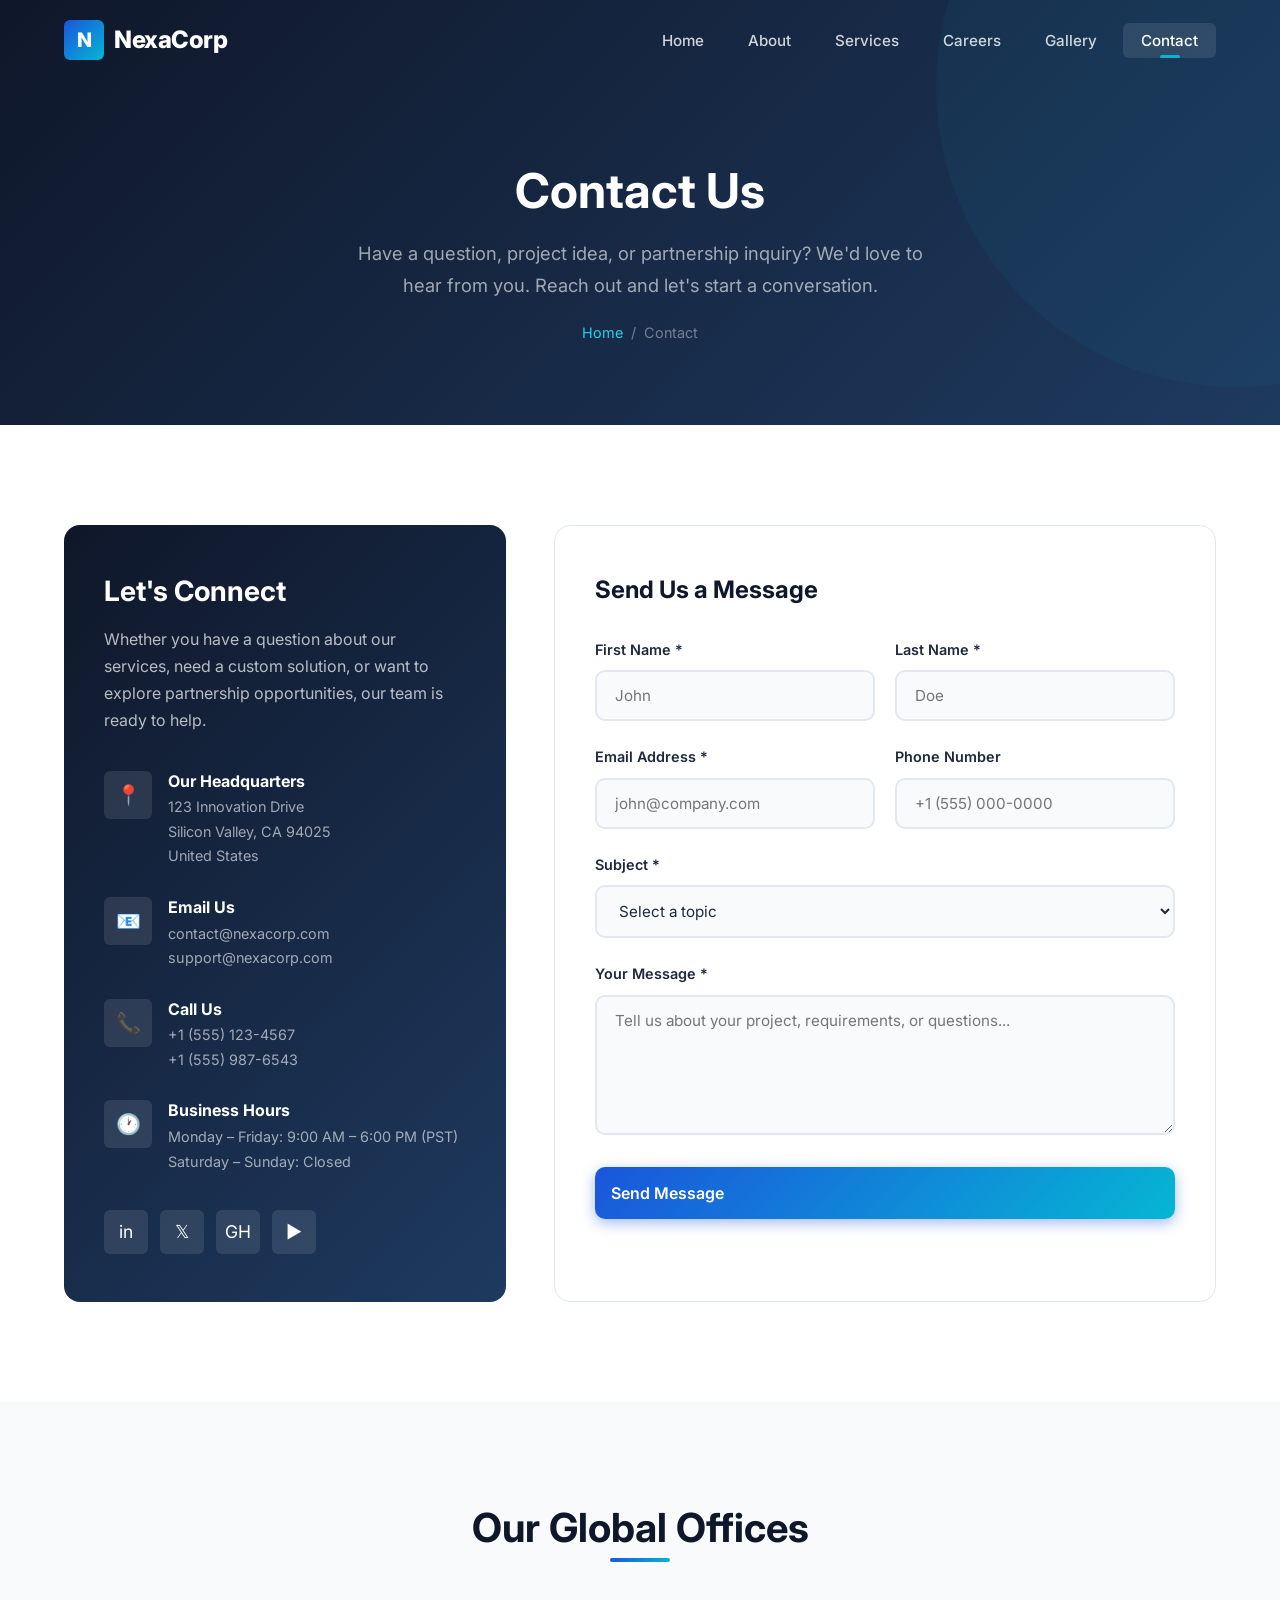
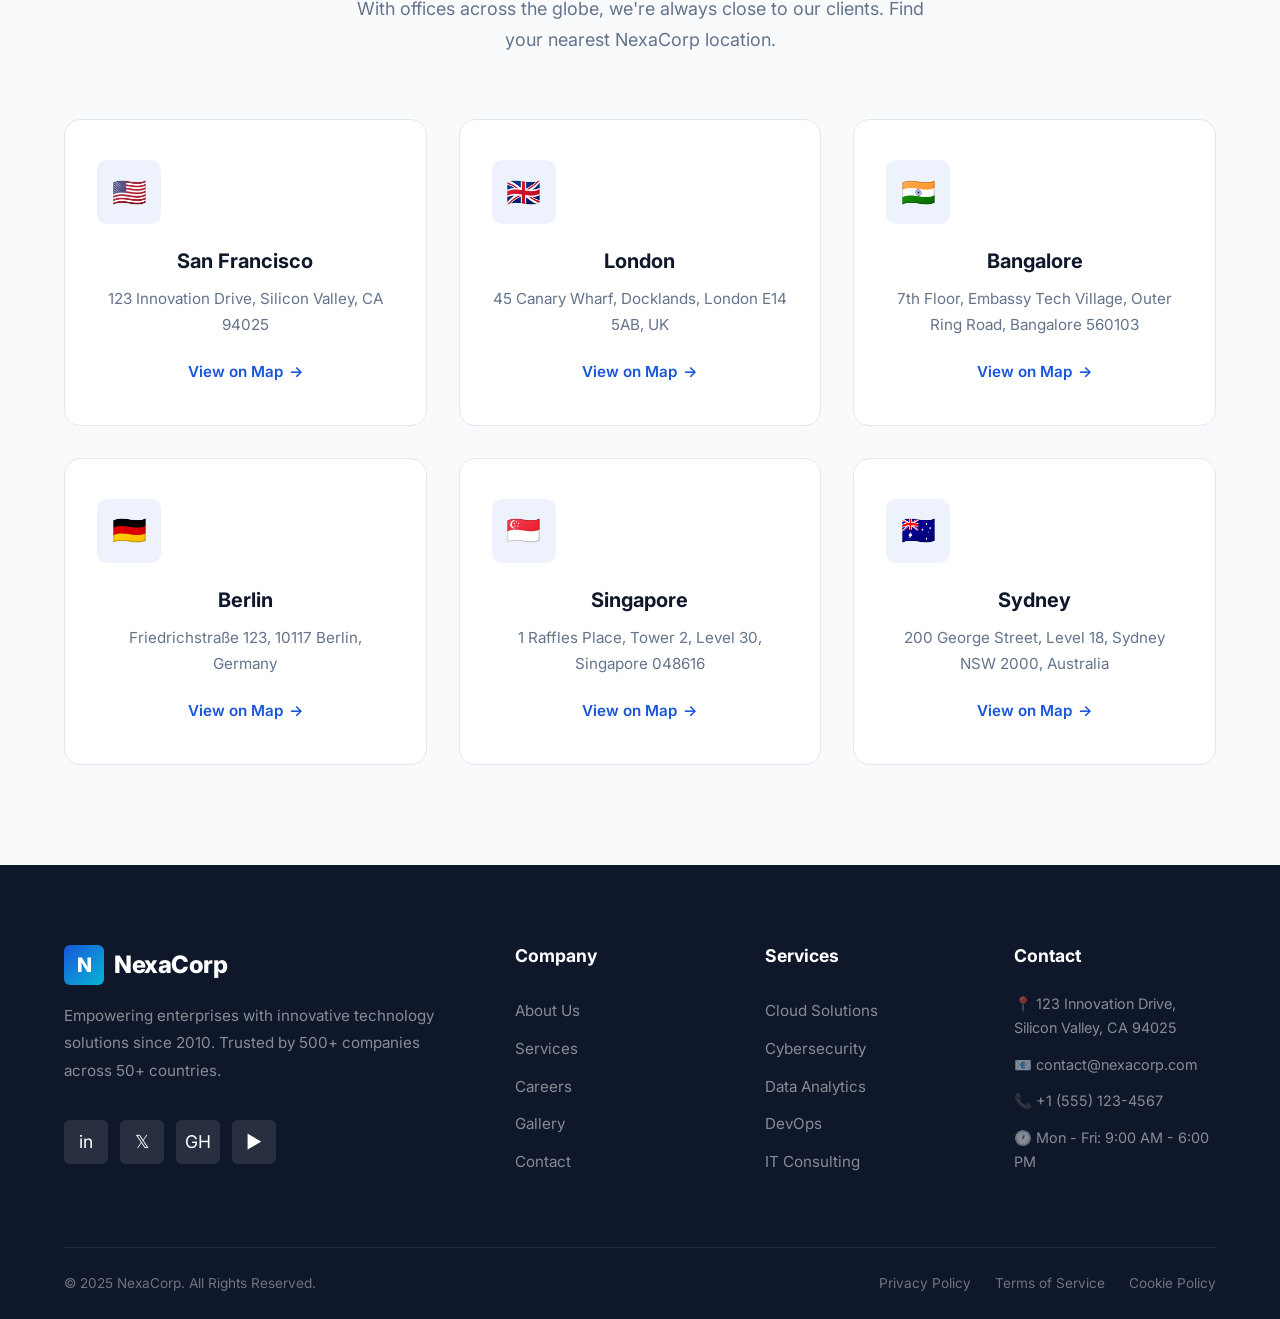
<file: src/contact.html>
<!DOCTYPE html>
<html lang="en">
<head>
  <meta charset="UTF-8">
  <meta name="viewport" content="width=device-width, initial-scale=1.0">
  <meta name="description" content="Get in touch with NexaCorp. Contact us for enterprise technology solutions, consulting, partnerships, or career inquiries.">
  <title>Contact Us - NexaCorp</title>
  <link rel="preconnect" href="https://fonts.googleapis.com">
  <link rel="preconnect" href="https://fonts.gstatic.com" crossorigin>
  <link href="https://fonts.googleapis.com/css2?family=Inter:wght@400;500;600;700;800&display=swap" rel="stylesheet">
  <link rel="stylesheet" href="css/style.css">
</head>
<body>

  <!-- ==================== Navbar ==================== -->
  <nav class="navbar scrolled" id="navbar">
    <div class="container">
      <a href="index.html" class="navbar-brand">
        <div class="logo-icon">N</div>
        <span>NexaCorp</span>
      </a>
      <ul class="navbar-nav" id="navLinks">
        <li><a href="index.html">Home</a></li>
        <li><a href="about.html">About</a></li>
        <li><a href="services.html">Services</a></li>
        <li><a href="careers.html">Careers</a></li>
        <li><a href="gallery.html">Gallery</a></li>
        <li><a href="contact.html" class="active">Contact</a></li>
      </ul>
      <button class="menu-toggle" id="menuToggle" aria-label="Toggle navigation">
        <span></span>
        <span></span>
        <span></span>
      </button>
    </div>
  </nav>

  <!-- ==================== Page Banner ==================== -->
  <section class="page-banner">
    <h1>Contact Us</h1>
    <p>Have a question, project idea, or partnership inquiry? We'd love to hear from you. Reach out and let's start a conversation.</p>
    <div class="breadcrumb">
      <a href="index.html">Home</a>
      <span>/</span>
      <span>Contact</span>
    </div>
  </section>

  <!-- ==================== Contact Section ==================== -->
  <section class="section">
    <div class="container">
      <div class="contact-wrapper fade-in">
        <!-- Contact Info -->
        <div class="contact-info">
          <h3>Let's Connect</h3>
          <p>Whether you have a question about our services, need a custom solution, or want to explore partnership opportunities, our team is ready to help.</p>

          <div class="contact-detail">
            <div class="icon">📍</div>
            <div>
              <h4>Our Headquarters</h4>
              <p>123 Innovation Drive<br>Silicon Valley, CA 94025<br>United States</p>
            </div>
          </div>

          <div class="contact-detail">
            <div class="icon">📧</div>
            <div>
              <h4>Email Us</h4>
              <p>contact@nexacorp.com<br>support@nexacorp.com</p>
            </div>
          </div>

          <div class="contact-detail">
            <div class="icon">📞</div>
            <div>
              <h4>Call Us</h4>
              <p>+1 (555) 123-4567<br>+1 (555) 987-6543</p>
            </div>
          </div>

          <div class="contact-detail">
            <div class="icon">🕐</div>
            <div>
              <h4>Business Hours</h4>
              <p>Monday – Friday: 9:00 AM – 6:00 PM (PST)<br>Saturday – Sunday: Closed</p>
            </div>
          </div>

          <div class="social-links">
            <a href="#" class="social-link" aria-label="LinkedIn">in</a>
            <a href="#" class="social-link" aria-label="Twitter">𝕏</a>
            <a href="#" class="social-link" aria-label="GitHub">GH</a>
            <a href="#" class="social-link" aria-label="YouTube">▶</a>
          </div>
        </div>

        <!-- Contact Form -->
        <div class="contact-form">
          <h3>Send Us a Message</h3>
          <form id="contactForm">
            <div class="form-row">
              <div class="form-group">
                <label for="firstName">First Name *</label>
                <input type="text" id="firstName" name="firstName" placeholder="John" required>
              </div>
              <div class="form-group">
                <label for="lastName">Last Name *</label>
                <input type="text" id="lastName" name="lastName" placeholder="Doe" required>
              </div>
            </div>
            <div class="form-row">
              <div class="form-group">
                <label for="email">Email Address *</label>
                <input type="email" id="email" name="email" placeholder="john@company.com" required>
              </div>
              <div class="form-group">
                <label for="phone">Phone Number</label>
                <input type="tel" id="phone" name="phone" placeholder="+1 (555) 000-0000">
              </div>
            </div>
            <div class="form-group">
              <label for="subject">Subject *</label>
              <select id="subject" name="subject" required>
                <option value="" disabled selected>Select a topic</option>
                <option value="general">General Inquiry</option>
                <option value="consulting">Consulting Services</option>
                <option value="cloud">Cloud Solutions</option>
                <option value="cybersecurity">Cybersecurity</option>
                <option value="devops">DevOps & Automation</option>
                <option value="partnership">Partnership Opportunity</option>
                <option value="careers">Career Inquiry</option>
                <option value="support">Technical Support</option>
              </select>
            </div>
            <div class="form-group">
              <label for="message">Your Message *</label>
              <textarea id="message" name="message" placeholder="Tell us about your project, requirements, or questions..." required></textarea>
            </div>
            <button type="submit" class="btn btn-primary form-submit">Send Message</button>
          </form>
        </div>
      </div>
    </div>
  </section>

  <!-- ==================== Global Offices ==================== -->
  <section class="section" style="background: var(--surface-alt);">
    <div class="container">
      <div class="section-header">
        <h2>Our Global Offices</h2>
        <p>With offices across the globe, we're always close to our clients. Find your nearest NexaCorp location.</p>
      </div>
      <div class="services-grid">
        <div class="service-card fade-in" style="text-align: center;">
          <div class="icon"><span>🇺🇸</span></div>
          <h3>San Francisco</h3>
          <p>123 Innovation Drive, Silicon Valley, CA 94025</p>
          <a href="#" class="learn-more">View on Map</a>
        </div>
        <div class="service-card fade-in" style="text-align: center;">
          <div class="icon"><span>🇬🇧</span></div>
          <h3>London</h3>
          <p>45 Canary Wharf, Docklands, London E14 5AB, UK</p>
          <a href="#" class="learn-more">View on Map</a>
        </div>
        <div class="service-card fade-in" style="text-align: center;">
          <div class="icon"><span>🇮🇳</span></div>
          <h3>Bangalore</h3>
          <p>7th Floor, Embassy Tech Village, Outer Ring Road, Bangalore 560103</p>
          <a href="#" class="learn-more">View on Map</a>
        </div>
        <div class="service-card fade-in" style="text-align: center;">
          <div class="icon"><span>🇩🇪</span></div>
          <h3>Berlin</h3>
          <p>Friedrichstraße 123, 10117 Berlin, Germany</p>
          <a href="#" class="learn-more">View on Map</a>
        </div>
        <div class="service-card fade-in" style="text-align: center;">
          <div class="icon"><span>🇸🇬</span></div>
          <h3>Singapore</h3>
          <p>1 Raffles Place, Tower 2, Level 30, Singapore 048616</p>
          <a href="#" class="learn-more">View on Map</a>
        </div>
        <div class="service-card fade-in" style="text-align: center;">
          <div class="icon"><span>🇦🇺</span></div>
          <h3>Sydney</h3>
          <p>200 George Street, Level 18, Sydney NSW 2000, Australia</p>
          <a href="#" class="learn-more">View on Map</a>
        </div>
      </div>
    </div>
  </section>

  <!-- ==================== Footer ==================== -->
  <footer class="footer" id="footer">
    <div class="container">
      <div class="footer-grid">
        <div class="footer-brand">
          <a href="index.html" class="navbar-brand">
            <div class="logo-icon">N</div>
            <span>NexaCorp</span>
          </a>
          <p>Empowering enterprises with innovative technology solutions since 2010. Trusted by 500+ companies across 50+ countries.</p>
          <div class="social-links">
            <a href="#" class="social-link" aria-label="LinkedIn">in</a>
            <a href="#" class="social-link" aria-label="Twitter">𝕏</a>
            <a href="#" class="social-link" aria-label="GitHub">GH</a>
            <a href="#" class="social-link" aria-label="YouTube">▶</a>
          </div>
        </div>
        <div>
          <h4>Company</h4>
          <ul class="footer-links">
            <li><a href="about.html">About Us</a></li>
            <li><a href="services.html">Services</a></li>
            <li><a href="careers.html">Careers</a></li>
            <li><a href="gallery.html">Gallery</a></li>
            <li><a href="contact.html">Contact</a></li>
          </ul>
        </div>
        <div>
          <h4>Services</h4>
          <ul class="footer-links">
            <li><a href="services.html">Cloud Solutions</a></li>
            <li><a href="services.html">Cybersecurity</a></li>
            <li><a href="services.html">Data Analytics</a></li>
            <li><a href="services.html">DevOps</a></li>
            <li><a href="services.html">IT Consulting</a></li>
          </ul>
        </div>
        <div>
          <h4>Contact</h4>
          <div class="footer-contact">
            <p>📍 123 Innovation Drive, Silicon Valley, CA 94025</p>
            <p>📧 contact@nexacorp.com</p>
            <p>📞 +1 (555) 123-4567</p>
            <p>🕐 Mon - Fri: 9:00 AM - 6:00 PM</p>
          </div>
        </div>
      </div>
      <div class="footer-bottom">
        <p>&copy; 2025 NexaCorp. All Rights Reserved.</p>
        <div class="footer-bottom-links">
          <a href="#">Privacy Policy</a>
          <a href="#">Terms of Service</a>
          <a href="#">Cookie Policy</a>
        </div>
      </div>
    </div>
  </footer>

  <button class="scroll-top" id="scrollTop" aria-label="Scroll to top">↑</button>
  <script src="js/main.js"></script>
</body>
</html>
</file>
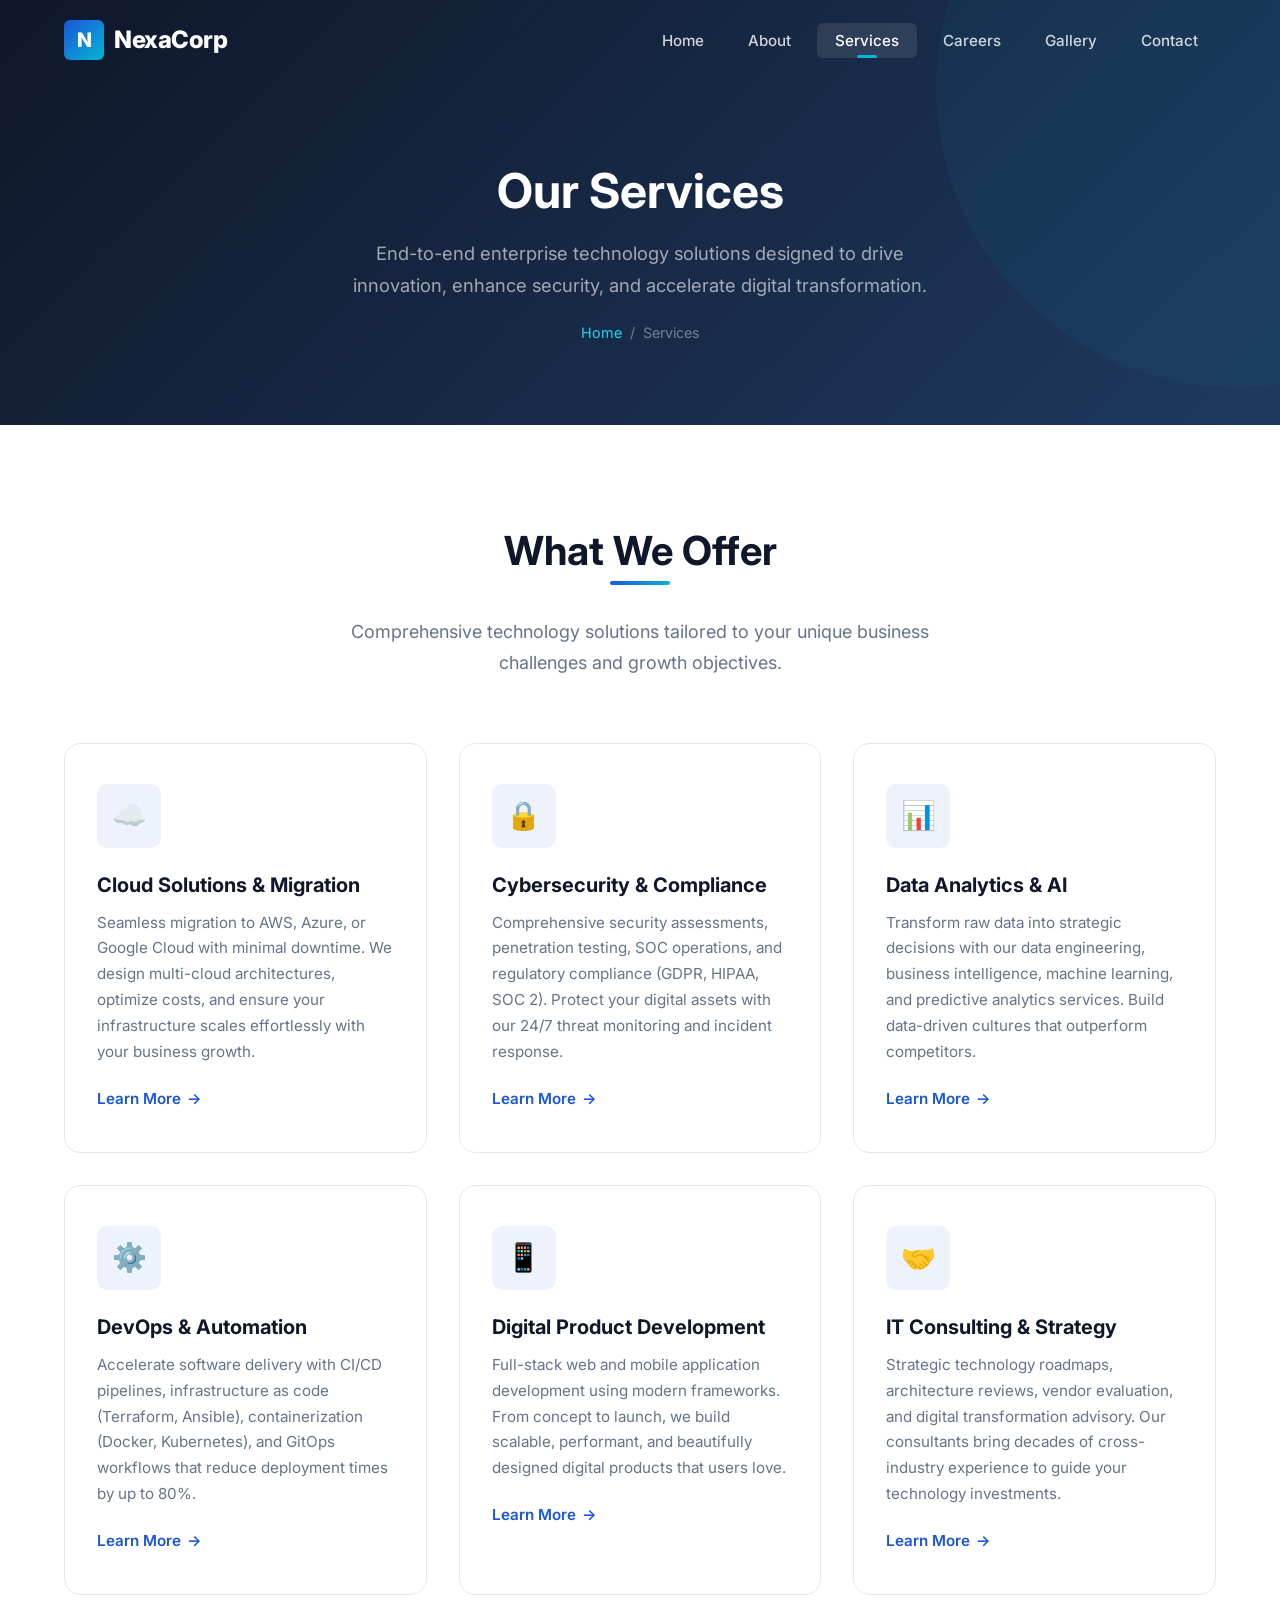
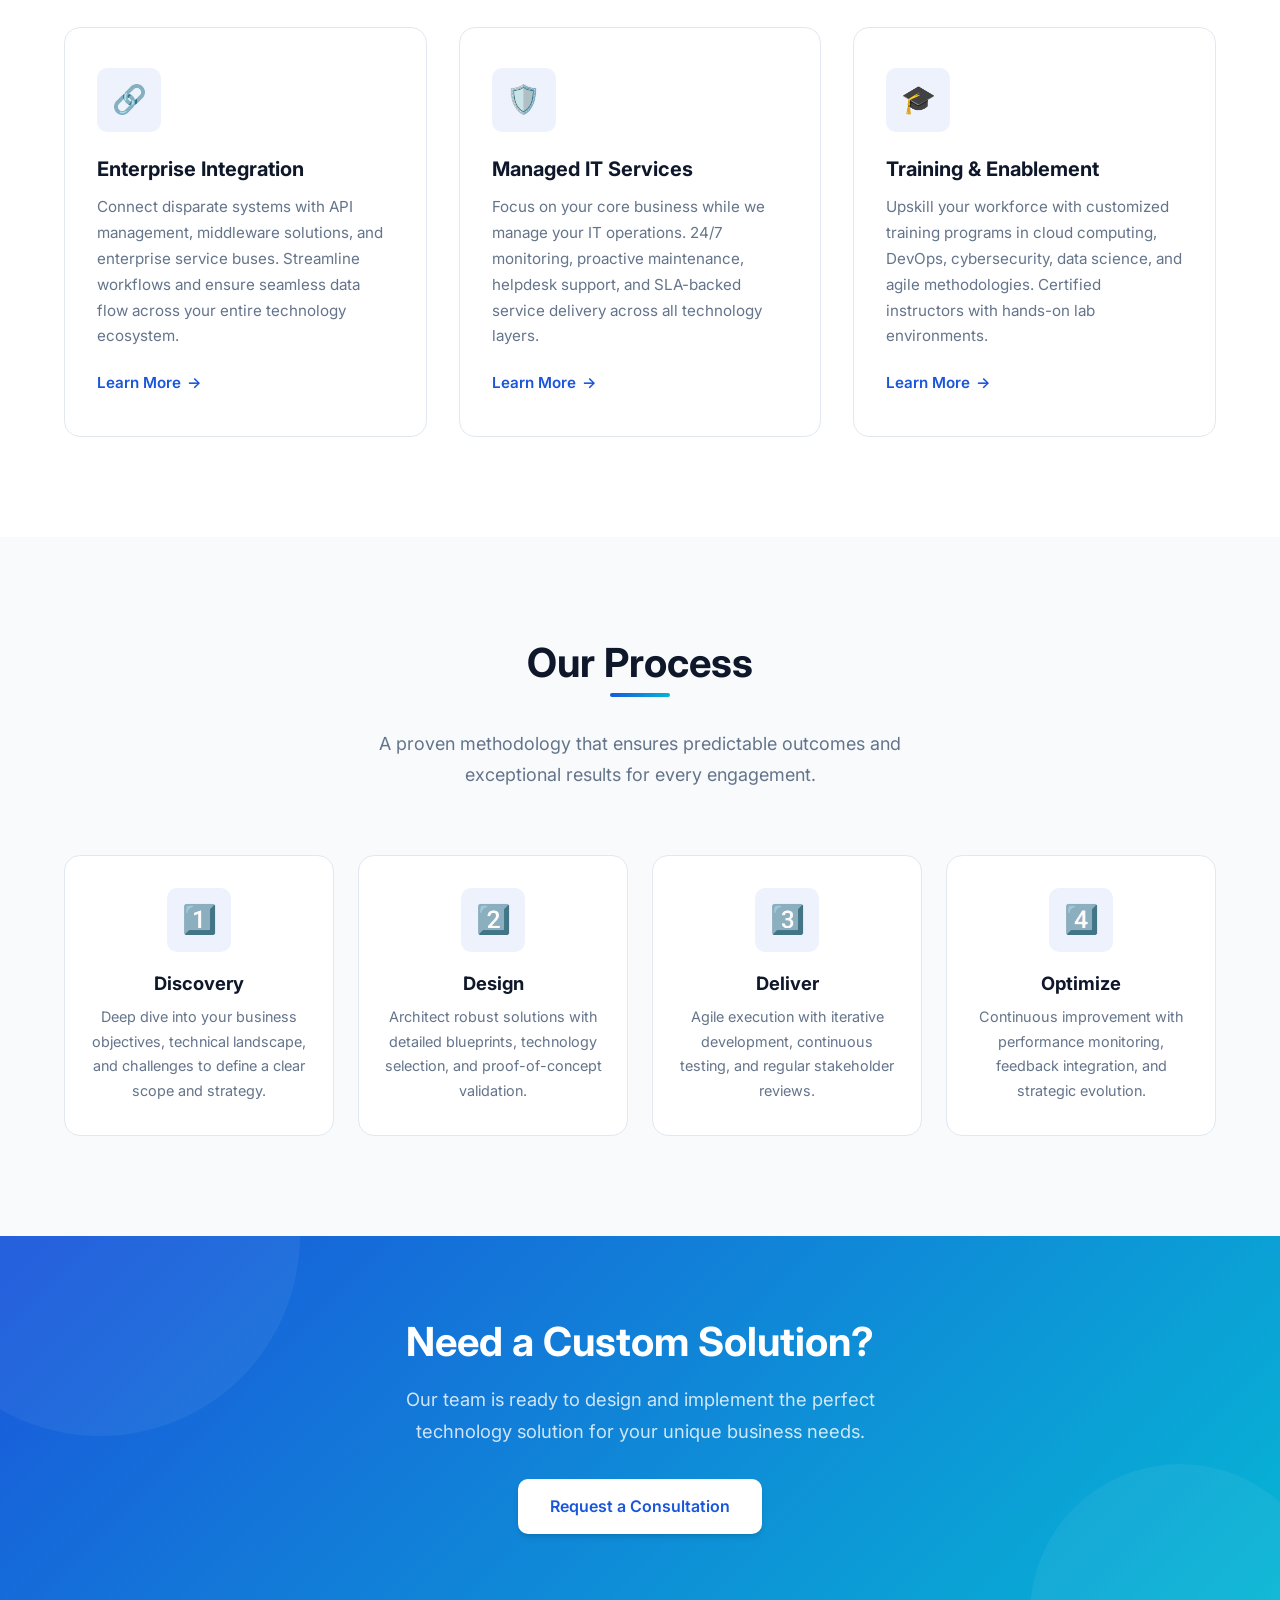
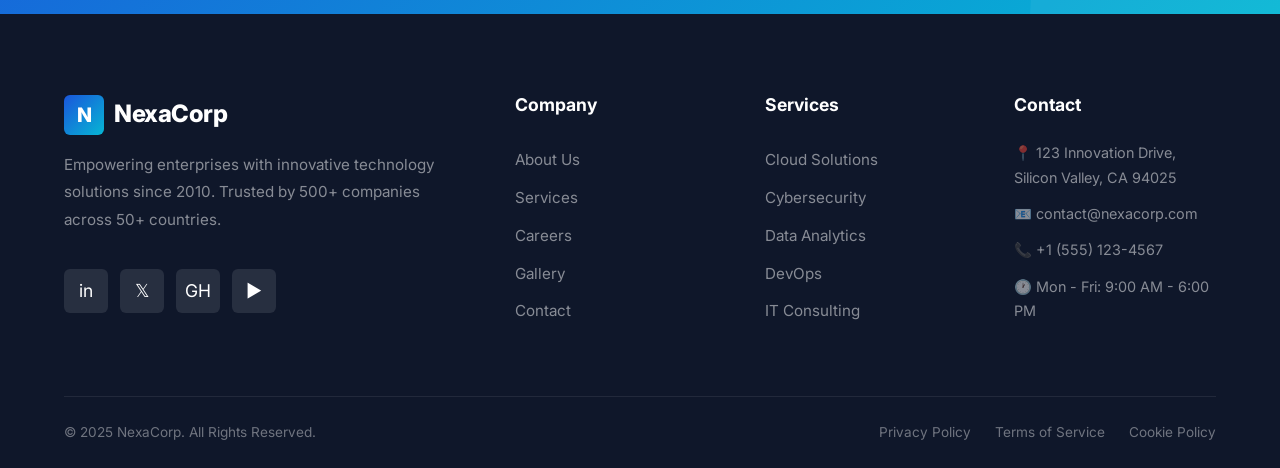
<file: src/services.html>
<!DOCTYPE html>
<html lang="en">
<head>
  <meta charset="UTF-8">
  <meta name="viewport" content="width=device-width, initial-scale=1.0">
  <meta name="description" content="Explore NexaCorp's comprehensive range of enterprise technology services including cloud solutions, cybersecurity, data analytics, and DevOps.">
  <title>Our Services - NexaCorp</title>
  <link rel="preconnect" href="https://fonts.googleapis.com">
  <link rel="preconnect" href="https://fonts.gstatic.com" crossorigin>
  <link href="https://fonts.googleapis.com/css2?family=Inter:wght@400;500;600;700;800&display=swap" rel="stylesheet">
  <link rel="stylesheet" href="css/style.css">
</head>
<body>

  <!-- ==================== Navbar ==================== -->
  <nav class="navbar scrolled" id="navbar">
    <div class="container">
      <a href="index.html" class="navbar-brand">
        <div class="logo-icon">N</div>
        <span>NexaCorp</span>
      </a>
      <ul class="navbar-nav" id="navLinks">
        <li><a href="index.html">Home</a></li>
        <li><a href="about.html">About</a></li>
        <li><a href="services.html" class="active">Services</a></li>
        <li><a href="careers.html">Careers</a></li>
        <li><a href="gallery.html">Gallery</a></li>
        <li><a href="contact.html">Contact</a></li>
      </ul>
      <button class="menu-toggle" id="menuToggle" aria-label="Toggle navigation">
        <span></span>
        <span></span>
        <span></span>
      </button>
    </div>
  </nav>

  <!-- ==================== Page Banner ==================== -->
  <section class="page-banner">
    <h1>Our Services</h1>
    <p>End-to-end enterprise technology solutions designed to drive innovation, enhance security, and accelerate digital transformation.</p>
    <div class="breadcrumb">
      <a href="index.html">Home</a>
      <span>/</span>
      <span>Services</span>
    </div>
  </section>

  <!-- ==================== All Services ==================== -->
  <section class="section">
    <div class="container">
      <div class="section-header">
        <h2>What We Offer</h2>
        <p>Comprehensive technology solutions tailored to your unique business challenges and growth objectives.</p>
      </div>
      <div class="services-grid">
        <div class="service-card fade-in">
          <div class="icon"><span>☁️</span></div>
          <h3>Cloud Solutions &amp; Migration</h3>
          <p>Seamless migration to AWS, Azure, or Google Cloud with minimal downtime. We design multi-cloud architectures, optimize costs, and ensure your infrastructure scales effortlessly with your business growth.</p>
          <a href="#" class="learn-more">Learn More</a>
        </div>
        <div class="service-card fade-in">
          <div class="icon"><span>🔒</span></div>
          <h3>Cybersecurity &amp; Compliance</h3>
          <p>Comprehensive security assessments, penetration testing, SOC operations, and regulatory compliance (GDPR, HIPAA, SOC 2). Protect your digital assets with our 24/7 threat monitoring and incident response.</p>
          <a href="#" class="learn-more">Learn More</a>
        </div>
        <div class="service-card fade-in">
          <div class="icon"><span>📊</span></div>
          <h3>Data Analytics &amp; AI</h3>
          <p>Transform raw data into strategic decisions with our data engineering, business intelligence, machine learning, and predictive analytics services. Build data-driven cultures that outperform competitors.</p>
          <a href="#" class="learn-more">Learn More</a>
        </div>
        <div class="service-card fade-in">
          <div class="icon"><span>⚙️</span></div>
          <h3>DevOps &amp; Automation</h3>
          <p>Accelerate software delivery with CI/CD pipelines, infrastructure as code (Terraform, Ansible), containerization (Docker, Kubernetes), and GitOps workflows that reduce deployment times by up to 80%.</p>
          <a href="#" class="learn-more">Learn More</a>
        </div>
        <div class="service-card fade-in">
          <div class="icon"><span>📱</span></div>
          <h3>Digital Product Development</h3>
          <p>Full-stack web and mobile application development using modern frameworks. From concept to launch, we build scalable, performant, and beautifully designed digital products that users love.</p>
          <a href="#" class="learn-more">Learn More</a>
        </div>
        <div class="service-card fade-in">
          <div class="icon"><span>🤝</span></div>
          <h3>IT Consulting &amp; Strategy</h3>
          <p>Strategic technology roadmaps, architecture reviews, vendor evaluation, and digital transformation advisory. Our consultants bring decades of cross-industry experience to guide your technology investments.</p>
          <a href="#" class="learn-more">Learn More</a>
        </div>
        <div class="service-card fade-in">
          <div class="icon"><span>🔗</span></div>
          <h3>Enterprise Integration</h3>
          <p>Connect disparate systems with API management, middleware solutions, and enterprise service buses. Streamline workflows and ensure seamless data flow across your entire technology ecosystem.</p>
          <a href="#" class="learn-more">Learn More</a>
        </div>
        <div class="service-card fade-in">
          <div class="icon"><span>🛡️</span></div>
          <h3>Managed IT Services</h3>
          <p>Focus on your core business while we manage your IT operations. 24/7 monitoring, proactive maintenance, helpdesk support, and SLA-backed service delivery across all technology layers.</p>
          <a href="#" class="learn-more">Learn More</a>
        </div>
        <div class="service-card fade-in">
          <div class="icon"><span>🎓</span></div>
          <h3>Training &amp; Enablement</h3>
          <p>Upskill your workforce with customized training programs in cloud computing, DevOps, cybersecurity, data science, and agile methodologies. Certified instructors with hands-on lab environments.</p>
          <a href="#" class="learn-more">Learn More</a>
        </div>
      </div>
    </div>
  </section>

  <!-- ==================== Process Section ==================== -->
  <section class="section" style="background: var(--surface-alt);">
    <div class="container">
      <div class="section-header">
        <h2>Our Process</h2>
        <p>A proven methodology that ensures predictable outcomes and exceptional results for every engagement.</p>
      </div>
      <div class="values-grid">
        <div class="value-card fade-in">
          <div class="icon">1️⃣</div>
          <h3>Discovery</h3>
          <p>Deep dive into your business objectives, technical landscape, and challenges to define a clear scope and strategy.</p>
        </div>
        <div class="value-card fade-in">
          <div class="icon">2️⃣</div>
          <h3>Design</h3>
          <p>Architect robust solutions with detailed blueprints, technology selection, and proof-of-concept validation.</p>
        </div>
        <div class="value-card fade-in">
          <div class="icon">3️⃣</div>
          <h3>Deliver</h3>
          <p>Agile execution with iterative development, continuous testing, and regular stakeholder reviews.</p>
        </div>
        <div class="value-card fade-in">
          <div class="icon">4️⃣</div>
          <h3>Optimize</h3>
          <p>Continuous improvement with performance monitoring, feedback integration, and strategic evolution.</p>
        </div>
      </div>
    </div>
  </section>

  <!-- ==================== CTA ==================== -->
  <section class="cta-section">
    <div class="container">
      <h2>Need a Custom Solution?</h2>
      <p>Our team is ready to design and implement the perfect technology solution for your unique business needs.</p>
      <a href="contact.html" class="btn btn-secondary">Request a Consultation</a>
    </div>
  </section>

  <!-- ==================== Footer ==================== -->
  <footer class="footer" id="footer">
    <div class="container">
      <div class="footer-grid">
        <div class="footer-brand">
          <a href="index.html" class="navbar-brand">
            <div class="logo-icon">N</div>
            <span>NexaCorp</span>
          </a>
          <p>Empowering enterprises with innovative technology solutions since 2010. Trusted by 500+ companies across 50+ countries.</p>
          <div class="social-links">
            <a href="#" class="social-link" aria-label="LinkedIn">in</a>
            <a href="#" class="social-link" aria-label="Twitter">𝕏</a>
            <a href="#" class="social-link" aria-label="GitHub">GH</a>
            <a href="#" class="social-link" aria-label="YouTube">▶</a>
          </div>
        </div>
        <div>
          <h4>Company</h4>
          <ul class="footer-links">
            <li><a href="about.html">About Us</a></li>
            <li><a href="services.html">Services</a></li>
            <li><a href="careers.html">Careers</a></li>
            <li><a href="gallery.html">Gallery</a></li>
            <li><a href="contact.html">Contact</a></li>
          </ul>
        </div>
        <div>
          <h4>Services</h4>
          <ul class="footer-links">
            <li><a href="services.html">Cloud Solutions</a></li>
            <li><a href="services.html">Cybersecurity</a></li>
            <li><a href="services.html">Data Analytics</a></li>
            <li><a href="services.html">DevOps</a></li>
            <li><a href="services.html">IT Consulting</a></li>
          </ul>
        </div>
        <div>
          <h4>Contact</h4>
          <div class="footer-contact">
            <p>📍 123 Innovation Drive, Silicon Valley, CA 94025</p>
            <p>📧 contact@nexacorp.com</p>
            <p>📞 +1 (555) 123-4567</p>
            <p>🕐 Mon - Fri: 9:00 AM - 6:00 PM</p>
          </div>
        </div>
      </div>
      <div class="footer-bottom">
        <p>&copy; 2025 NexaCorp. All Rights Reserved.</p>
        <div class="footer-bottom-links">
          <a href="#">Privacy Policy</a>
          <a href="#">Terms of Service</a>
          <a href="#">Cookie Policy</a>
        </div>
      </div>
    </div>
  </footer>

  <button class="scroll-top" id="scrollTop" aria-label="Scroll to top">↑</button>
  <script src="js/main.js"></script>
</body>
</html>
</file>
<file: src/css/style.css>
/* ===================================================
   NexaCorp - Corporate Website Stylesheet
   Author: DevOps Pipeline Project
   Version: 1.0.0
   =================================================== */

/* ---------- CSS Custom Properties ---------- */
:root {
  --primary: #1a56db;
  --primary-dark: #1340a8;
  --primary-light: #3b82f6;
  --secondary: #0f172a;
  --accent: #06b6d4;
  --accent-light: #22d3ee;
  --success: #10b981;
  --warning: #f59e0b;
  --danger: #ef4444;
  --surface: #ffffff;
  --surface-alt: #f8fafc;
  --surface-dark: #0f172a;
  --text-primary: #1e293b;
  --text-secondary: #64748b;
  --text-light: #94a3b8;
  --text-white: #f1f5f9;
  --border: #e2e8f0;
  --shadow-sm: 0 1px 2px rgba(0, 0, 0, 0.05);
  --shadow-md: 0 4px 6px -1px rgba(0, 0, 0, 0.1), 0 2px 4px -2px rgba(0, 0, 0, 0.1);
  --shadow-lg: 0 10px 15px -3px rgba(0, 0, 0, 0.1), 0 4px 6px -4px rgba(0, 0, 0, 0.1);
  --shadow-xl: 0 20px 25px -5px rgba(0, 0, 0, 0.1), 0 8px 10px -6px rgba(0, 0, 0, 0.1);
  --radius-sm: 6px;
  --radius-md: 10px;
  --radius-lg: 16px;
  --radius-xl: 24px;
  --transition: all 0.3s cubic-bezier(0.4, 0, 0.2, 1);
  --font-primary: 'Inter', -apple-system, BlinkMacSystemFont, 'Segoe UI', sans-serif;
  --gradient-primary: linear-gradient(135deg, #1a56db 0%, #06b6d4 100%);
  --gradient-dark: linear-gradient(135deg, #0f172a 0%, #1e3a5f 100%);
  --gradient-hero: linear-gradient(135deg, rgba(15, 23, 42, 0.92) 0%, rgba(26, 86, 219, 0.85) 100%);
}

/* ---------- Reset & Base ---------- */
*,
*::before,
*::after {
  margin: 0;
  padding: 0;
  box-sizing: border-box;
}

html {
  scroll-behavior: smooth;
  font-size: 16px;
}

body {
  font-family: var(--font-primary);
  color: var(--text-primary);
  background-color: var(--surface);
  line-height: 1.7;
  overflow-x: hidden;
  -webkit-font-smoothing: antialiased;
  -moz-osx-font-smoothing: grayscale;
}

a {
  text-decoration: none;
  color: inherit;
  transition: var(--transition);
}

ul {
  list-style: none;
}

img {
  max-width: 100%;
  height: auto;
  display: block;
}

h1, h2, h3, h4, h5, h6 {
  line-height: 1.3;
  font-weight: 700;
  color: var(--secondary);
}

/* ---------- Utility Classes ---------- */
.container {
  width: 100%;
  max-width: 1200px;
  margin: 0 auto;
  padding: 0 24px;
}

.section {
  padding: 100px 0;
}

.section-header {
  text-align: center;
  margin-bottom: 64px;
}

.section-header h2 {
  font-size: 2.5rem;
  margin-bottom: 16px;
  position: relative;
  display: inline-block;
}

.section-header h2::after {
  content: '';
  position: absolute;
  bottom: -8px;
  left: 50%;
  transform: translateX(-50%);
  width: 60px;
  height: 4px;
  background: var(--gradient-primary);
  border-radius: 2px;
}

.section-header p {
  font-size: 1.125rem;
  color: var(--text-secondary);
  max-width: 600px;
  margin: 24px auto 0;
}

.btn {
  display: inline-flex;
  align-items: center;
  gap: 8px;
  padding: 14px 32px;
  font-size: 1rem;
  font-weight: 600;
  font-family: var(--font-primary);
  border: none;
  border-radius: var(--radius-md);
  cursor: pointer;
  transition: var(--transition);
  text-align: center;
  white-space: nowrap;
}

.btn-primary {
  background: var(--gradient-primary);
  color: #fff;
  box-shadow: 0 4px 14px rgba(26, 86, 219, 0.4);
}

.btn-primary:hover {
  transform: translateY(-2px);
  box-shadow: 0 8px 25px rgba(26, 86, 219, 0.5);
}

.btn-outline {
  background: transparent;
  color: #fff;
  border: 2px solid rgba(255, 255, 255, 0.5);
}

.btn-outline:hover {
  background: #fff;
  color: var(--primary);
  border-color: #fff;
}

.btn-secondary {
  background: var(--surface);
  color: var(--primary);
  box-shadow: var(--shadow-md);
}

.btn-secondary:hover {
  transform: translateY(-2px);
  box-shadow: var(--shadow-lg);
}

/* ---------- Navbar ---------- */
.navbar {
  position: fixed;
  top: 0;
  left: 0;
  right: 0;
  z-index: 1000;
  padding: 20px 0;
  transition: var(--transition);
}

.navbar.scrolled {
  background: rgba(15, 23, 42, 0.95);
  backdrop-filter: blur(20px);
  padding: 12px 0;
  box-shadow: 0 4px 30px rgba(0, 0, 0, 0.15);
}

.navbar .container {
  display: flex;
  align-items: center;
  justify-content: space-between;
}

.navbar-brand {
  display: flex;
  align-items: center;
  gap: 10px;
}

.navbar-brand .logo-icon {
  width: 40px;
  height: 40px;
  background: var(--gradient-primary);
  border-radius: var(--radius-sm);
  display: flex;
  align-items: center;
  justify-content: center;
  font-weight: 800;
  font-size: 1.25rem;
  color: #fff;
}

.navbar-brand span {
  font-size: 1.5rem;
  font-weight: 800;
  color: #fff;
  letter-spacing: -0.5px;
}

.navbar-nav {
  display: flex;
  align-items: center;
  gap: 8px;
}

.navbar-nav a {
  color: rgba(255, 255, 255, 0.8);
  padding: 8px 18px;
  border-radius: var(--radius-sm);
  font-weight: 500;
  font-size: 0.95rem;
  position: relative;
}

.navbar-nav a:hover,
.navbar-nav a.active {
  color: #fff;
  background: rgba(255, 255, 255, 0.1);
}

.navbar-nav a.active::after {
  content: '';
  position: absolute;
  bottom: 0;
  left: 50%;
  transform: translateX(-50%);
  width: 20px;
  height: 3px;
  background: var(--accent);
  border-radius: 2px;
}

.menu-toggle {
  display: none;
  flex-direction: column;
  gap: 5px;
  background: none;
  border: none;
  cursor: pointer;
  padding: 8px;
}

.menu-toggle span {
  display: block;
  width: 24px;
  height: 2px;
  background: #fff;
  transition: var(--transition);
  border-radius: 2px;
}

.menu-toggle.active span:nth-child(1) {
  transform: rotate(45deg) translate(5px, 5px);
}

.menu-toggle.active span:nth-child(2) {
  opacity: 0;
}

.menu-toggle.active span:nth-child(3) {
  transform: rotate(-45deg) translate(5px, -5px);
}

/* ---------- Hero Section ---------- */
.hero {
  min-height: 100vh;
  display: flex;
  align-items: center;
  position: relative;
  overflow: hidden;
  background: var(--gradient-hero);
}

.hero-bg {
  position: absolute;
  inset: 0;
  z-index: -1;
}

.hero-bg img {
  width: 100%;
  height: 100%;
  object-fit: cover;
}

.hero-content {
  position: relative;
  z-index: 2;
  max-width: 700px;
}

.hero-badge {
  display: inline-flex;
  align-items: center;
  gap: 8px;
  background: rgba(6, 182, 212, 0.15);
  border: 1px solid rgba(6, 182, 212, 0.3);
  color: var(--accent-light);
  padding: 8px 20px;
  border-radius: 50px;
  font-size: 0.875rem;
  font-weight: 600;
  margin-bottom: 24px;
  animation: fadeInUp 0.8s ease-out;
}

.hero-badge::before {
  content: '';
  width: 8px;
  height: 8px;
  background: var(--accent);
  border-radius: 50%;
  animation: pulse 2s infinite;
}

.hero h1 {
  font-size: 3.75rem;
  font-weight: 800;
  color: #fff;
  line-height: 1.1;
  margin-bottom: 24px;
  letter-spacing: -1px;
  animation: fadeInUp 0.8s ease-out 0.1s both;
}

.hero h1 .highlight {
  background: var(--gradient-primary);
  -webkit-background-clip: text;
  -webkit-text-fill-color: transparent;
  background-clip: text;
}

.hero p {
  font-size: 1.25rem;
  color: rgba(255, 255, 255, 0.7);
  margin-bottom: 40px;
  line-height: 1.8;
  animation: fadeInUp 0.8s ease-out 0.2s both;
}

.hero-buttons {
  display: flex;
  gap: 16px;
  flex-wrap: wrap;
  animation: fadeInUp 0.8s ease-out 0.3s both;
}

.hero-stats {
  display: flex;
  gap: 48px;
  margin-top: 64px;
  padding-top: 40px;
  border-top: 1px solid rgba(255, 255, 255, 0.1);
  animation: fadeInUp 0.8s ease-out 0.4s both;
}

.hero-stat h3 {
  font-size: 2.25rem;
  font-weight: 800;
  color: #fff;
}

.hero-stat p {
  font-size: 0.875rem;
  color: rgba(255, 255, 255, 0.5);
  margin-bottom: 0;
}

/* Floating Shapes */
.hero-shapes {
  position: absolute;
  inset: 0;
  z-index: 1;
  pointer-events: none;
  overflow: hidden;
}

.hero-shapes .shape {
  position: absolute;
  border-radius: 50%;
  opacity: 0.08;
  background: var(--accent);
}

.hero-shapes .shape-1 {
  width: 400px;
  height: 400px;
  top: -100px;
  right: -100px;
  animation: float 8s ease-in-out infinite;
}

.hero-shapes .shape-2 {
  width: 300px;
  height: 300px;
  bottom: -50px;
  left: 10%;
  animation: float 6s ease-in-out infinite reverse;
}

.hero-shapes .shape-3 {
  width: 200px;
  height: 200px;
  top: 40%;
  right: 20%;
  animation: float 10s ease-in-out infinite;
}

/* ---------- About Section / Page ---------- */
.about-grid {
  display: grid;
  grid-template-columns: 1fr 1fr;
  gap: 64px;
  align-items: center;
}

.about-image {
  position: relative;
  border-radius: var(--radius-lg);
  overflow: hidden;
  box-shadow: var(--shadow-xl);
}

.about-image img {
  width: 100%;
  height: 400px;
  object-fit: cover;
  transition: var(--transition);
}

.about-image:hover img {
  transform: scale(1.03);
}

.about-image .experience-badge {
  position: absolute;
  bottom: 24px;
  right: 24px;
  background: var(--gradient-primary);
  color: #fff;
  padding: 20px 28px;
  border-radius: var(--radius-md);
  text-align: center;
  box-shadow: var(--shadow-xl);
}

.about-image .experience-badge h3 {
  font-size: 2rem;
  color: #fff;
}

.about-image .experience-badge p {
  font-size: 0.8rem;
  opacity: 0.9;
}

.about-text h2 {
  font-size: 2.25rem;
  margin-bottom: 20px;
}

.about-text .lead {
  font-size: 1.1rem;
  color: var(--primary);
  font-weight: 600;
  margin-bottom: 16px;
}

.about-text p {
  color: var(--text-secondary);
  margin-bottom: 16px;
}

.about-features {
  display: grid;
  grid-template-columns: 1fr 1fr;
  gap: 16px;
  margin-top: 32px;
}

.about-feature-item {
  display: flex;
  align-items: center;
  gap: 12px;
  padding: 12px 16px;
  background: var(--surface-alt);
  border-radius: var(--radius-sm);
  font-weight: 500;
  font-size: 0.95rem;
}

.about-feature-item .icon {
  width: 32px;
  height: 32px;
  background: rgba(26, 86, 219, 0.1);
  border-radius: 50%;
  display: flex;
  align-items: center;
  justify-content: center;
  color: var(--primary);
  font-size: 1rem;
  flex-shrink: 0;
}

/* Values Grid */
.values-grid {
  display: grid;
  grid-template-columns: repeat(4, 1fr);
  gap: 24px;
  margin-top: 48px;
}

.value-card {
  background: var(--surface);
  padding: 32px 24px;
  border-radius: var(--radius-lg);
  text-align: center;
  border: 1px solid var(--border);
  transition: var(--transition);
}

.value-card:hover {
  transform: translateY(-8px);
  box-shadow: var(--shadow-xl);
  border-color: transparent;
}

.value-card .icon {
  width: 64px;
  height: 64px;
  margin: 0 auto 20px;
  background: rgba(26, 86, 219, 0.08);
  border-radius: var(--radius-md);
  display: flex;
  align-items: center;
  justify-content: center;
  font-size: 1.75rem;
}

.value-card h3 {
  font-size: 1.15rem;
  margin-bottom: 10px;
}

.value-card p {
  font-size: 0.9rem;
  color: var(--text-secondary);
}

/* ---------- Services Section ---------- */
.services-grid {
  display: grid;
  grid-template-columns: repeat(3, 1fr);
  gap: 32px;
}

.service-card {
  background: var(--surface);
  border-radius: var(--radius-lg);
  padding: 40px 32px;
  border: 1px solid var(--border);
  transition: var(--transition);
  position: relative;
  overflow: hidden;
}

.service-card::before {
  content: '';
  position: absolute;
  top: 0;
  left: 0;
  right: 0;
  height: 4px;
  background: var(--gradient-primary);
  transform: scaleX(0);
  transform-origin: left;
  transition: transform 0.4s ease;
}

.service-card:hover::before {
  transform: scaleX(1);
}

.service-card:hover {
  transform: translateY(-8px);
  box-shadow: var(--shadow-xl);
  border-color: transparent;
}

.service-card .icon {
  width: 64px;
  height: 64px;
  background: rgba(26, 86, 219, 0.08);
  border-radius: var(--radius-md);
  display: flex;
  align-items: center;
  justify-content: center;
  font-size: 1.75rem;
  margin-bottom: 24px;
  transition: var(--transition);
}

.service-card:hover .icon {
  background: var(--gradient-primary);
  transform: scale(1.05);
}

.service-card:hover .icon span {
  filter: brightness(10);
}

.service-card h3 {
  font-size: 1.25rem;
  margin-bottom: 12px;
}

.service-card p {
  color: var(--text-secondary);
  font-size: 0.95rem;
  margin-bottom: 20px;
}

.service-card .learn-more {
  color: var(--primary);
  font-weight: 600;
  font-size: 0.95rem;
  display: inline-flex;
  align-items: center;
  gap: 6px;
}

.service-card .learn-more::after {
  content: '→';
  transition: transform 0.3s ease;
}

.service-card:hover .learn-more::after {
  transform: translateX(6px);
}

/* ---------- Careers Section ---------- */
.careers-hero {
  background: var(--gradient-dark);
  padding: 160px 0 100px;
  text-align: center;
  color: #fff;
}

.careers-hero h1 {
  color: #fff;
  font-size: 3rem;
  margin-bottom: 20px;
}

.careers-hero p {
  color: rgba(255, 255, 255, 0.7);
  font-size: 1.2rem;
  max-width: 600px;
  margin: 0 auto;
}

.jobs-grid {
  display: grid;
  gap: 24px;
  max-width: 900px;
  margin: 0 auto;
}

.job-card {
  background: var(--surface);
  border-radius: var(--radius-lg);
  padding: 32px;
  border: 1px solid var(--border);
  transition: var(--transition);
  display: flex;
  justify-content: space-between;
  align-items: center;
  gap: 24px;
}

.job-card:hover {
  transform: translateY(-4px);
  box-shadow: var(--shadow-lg);
  border-color: var(--primary-light);
}

.job-info h3 {
  font-size: 1.25rem;
  margin-bottom: 8px;
}

.job-meta {
  display: flex;
  gap: 20px;
  flex-wrap: wrap;
}

.job-meta span {
  display: inline-flex;
  align-items: center;
  gap: 6px;
  font-size: 0.9rem;
  color: var(--text-secondary);
}

.job-tags {
  display: flex;
  gap: 8px;
  margin-top: 12px;
  flex-wrap: wrap;
}

.job-tag {
  background: rgba(26, 86, 219, 0.08);
  color: var(--primary);
  padding: 4px 14px;
  border-radius: 50px;
  font-size: 0.8rem;
  font-weight: 600;
}

/* ---------- Contact Section ---------- */
.contact-wrapper {
  display: grid;
  grid-template-columns: 1fr 1.5fr;
  gap: 48px;
}

.contact-info {
  background: var(--gradient-dark);
  border-radius: var(--radius-lg);
  padding: 48px 40px;
  color: #fff;
}

.contact-info h3 {
  color: #fff;
  font-size: 1.75rem;
  margin-bottom: 16px;
}

.contact-info > p {
  color: rgba(255, 255, 255, 0.7);
  margin-bottom: 36px;
}

.contact-detail {
  display: flex;
  gap: 16px;
  margin-bottom: 28px;
}

.contact-detail .icon {
  width: 48px;
  height: 48px;
  background: rgba(255, 255, 255, 0.1);
  border-radius: var(--radius-sm);
  display: flex;
  align-items: center;
  justify-content: center;
  font-size: 1.25rem;
  flex-shrink: 0;
}

.contact-detail h4 {
  color: #fff;
  font-size: 1rem;
  margin-bottom: 4px;
}

.contact-detail p {
  color: rgba(255, 255, 255, 0.6);
  font-size: 0.9rem;
}

.social-links {
  display: flex;
  gap: 12px;
  margin-top: 36px;
}

.social-link {
  width: 44px;
  height: 44px;
  background: rgba(255, 255, 255, 0.1);
  border-radius: var(--radius-sm);
  display: flex;
  align-items: center;
  justify-content: center;
  color: #fff;
  font-size: 1.1rem;
  transition: var(--transition);
}

.social-link:hover {
  background: var(--primary);
  transform: translateY(-3px);
}

.contact-form {
  background: var(--surface);
  border-radius: var(--radius-lg);
  padding: 48px 40px;
  border: 1px solid var(--border);
}

.contact-form h3 {
  font-size: 1.5rem;
  margin-bottom: 32px;
}

.form-row {
  display: grid;
  grid-template-columns: 1fr 1fr;
  gap: 20px;
}

.form-group {
  margin-bottom: 24px;
}

.form-group label {
  display: block;
  font-weight: 600;
  font-size: 0.9rem;
  color: var(--text-primary);
  margin-bottom: 8px;
}

.form-group input,
.form-group textarea,
.form-group select {
  width: 100%;
  padding: 14px 18px;
  border: 2px solid var(--border);
  border-radius: var(--radius-md);
  font-family: var(--font-primary);
  font-size: 0.95rem;
  color: var(--text-primary);
  background: var(--surface-alt);
  transition: var(--transition);
  outline: none;
}

.form-group input:focus,
.form-group textarea:focus,
.form-group select:focus {
  border-color: var(--primary);
  box-shadow: 0 0 0 4px rgba(26, 86, 219, 0.1);
  background: var(--surface);
}

.form-group textarea {
  resize: vertical;
  min-height: 140px;
}

.form-submit {
  width: 100%;
  padding: 16px;
  font-size: 1rem;
}

/* ---------- Gallery Section ---------- */
.gallery-grid {
  display: grid;
  grid-template-columns: repeat(3, 1fr);
  gap: 24px;
}

.gallery-item {
  position: relative;
  border-radius: var(--radius-lg);
  overflow: hidden;
  cursor: pointer;
  aspect-ratio: 4 / 3;
}

.gallery-item img {
  width: 100%;
  height: 100%;
  object-fit: cover;
  transition: transform 0.5s ease;
}

.gallery-item:hover img {
  transform: scale(1.08);
}

.gallery-overlay {
  position: absolute;
  inset: 0;
  background: linear-gradient(to top, rgba(15, 23, 42, 0.85) 0%, transparent 60%);
  display: flex;
  flex-direction: column;
  justify-content: flex-end;
  padding: 24px;
  opacity: 0;
  transition: var(--transition);
}

.gallery-item:hover .gallery-overlay {
  opacity: 1;
}

.gallery-overlay h3 {
  color: #fff;
  font-size: 1.15rem;
  margin-bottom: 4px;
}

.gallery-overlay p {
  color: rgba(255, 255, 255, 0.7);
  font-size: 0.85rem;
}

.gallery-item.featured {
  grid-column: span 2;
  grid-row: span 2;
}

/* Gallery Filter */
.gallery-filter {
  display: flex;
  justify-content: center;
  gap: 12px;
  margin-bottom: 48px;
  flex-wrap: wrap;
}

.gallery-filter button {
  padding: 10px 24px;
  border: 2px solid var(--border);
  background: var(--surface);
  border-radius: 50px;
  font-family: var(--font-primary);
  font-weight: 600;
  font-size: 0.9rem;
  color: var(--text-secondary);
  cursor: pointer;
  transition: var(--transition);
}

.gallery-filter button:hover,
.gallery-filter button.active {
  background: var(--primary);
  color: #fff;
  border-color: var(--primary);
}

/* ---------- Footer ---------- */
.footer {
  background: var(--surface-dark);
  color: var(--text-white);
  padding: 80px 0 0;
}

.footer-grid {
  display: grid;
  grid-template-columns: 2fr 1fr 1fr 1fr;
  gap: 48px;
  padding-bottom: 60px;
  border-bottom: 1px solid rgba(255, 255, 255, 0.08);
}

.footer-brand p {
  color: rgba(255, 255, 255, 0.5);
  margin: 16px 0 24px;
  font-size: 0.95rem;
  line-height: 1.8;
}

.footer h4 {
  color: #fff;
  font-size: 1.1rem;
  margin-bottom: 24px;
  position: relative;
}

.footer-links a {
  display: block;
  color: rgba(255, 255, 255, 0.5);
  padding: 6px 0;
  font-size: 0.95rem;
  transition: var(--transition);
}

.footer-links a:hover {
  color: var(--accent-light);
  transform: translateX(4px);
}

.footer-contact p {
  display: flex;
  align-items: center;
  gap: 10px;
  color: rgba(255, 255, 255, 0.5);
  font-size: 0.9rem;
  margin-bottom: 12px;
}

.footer-bottom {
  display: flex;
  justify-content: space-between;
  align-items: center;
  padding: 24px 0;
}

.footer-bottom p {
  color: rgba(255, 255, 255, 0.4);
  font-size: 0.85rem;
}

.footer-bottom-links {
  display: flex;
  gap: 24px;
}

.footer-bottom-links a {
  color: rgba(255, 255, 255, 0.4);
  font-size: 0.85rem;
}

.footer-bottom-links a:hover {
  color: var(--accent-light);
}

/* ---------- Page Banner (interior pages) ---------- */
.page-banner {
  background: var(--gradient-dark);
  padding: 160px 0 80px;
  text-align: center;
  position: relative;
  overflow: hidden;
}

.page-banner::before {
  content: '';
  position: absolute;
  top: -50%;
  right: -20%;
  width: 600px;
  height: 600px;
  background: rgba(6, 182, 212, 0.05);
  border-radius: 50%;
}

.page-banner h1 {
  font-size: 3rem;
  color: #fff;
  margin-bottom: 16px;
}

.page-banner p {
  color: rgba(255, 255, 255, 0.6);
  font-size: 1.15rem;
  max-width: 600px;
  margin: 0 auto;
}

.breadcrumb {
  display: flex;
  justify-content: center;
  gap: 8px;
  margin-top: 20px;
  font-size: 0.9rem;
}

.breadcrumb a {
  color: var(--accent-light);
}

.breadcrumb span {
  color: rgba(255, 255, 255, 0.4);
}

/* ---------- CTA Section ---------- */
.cta-section {
  background: var(--gradient-primary);
  padding: 80px 0;
  text-align: center;
  position: relative;
  overflow: hidden;
}

.cta-section::before,
.cta-section::after {
  content: '';
  position: absolute;
  border-radius: 50%;
  background: rgba(255, 255, 255, 0.05);
}

.cta-section::before {
  width: 400px;
  height: 400px;
  top: -200px;
  left: -100px;
}

.cta-section::after {
  width: 300px;
  height: 300px;
  bottom: -150px;
  right: -50px;
}

.cta-section h2 {
  font-size: 2.5rem;
  color: #fff;
  margin-bottom: 16px;
}

.cta-section p {
  color: rgba(255, 255, 255, 0.8);
  font-size: 1.15rem;
  margin-bottom: 32px;
  max-width: 500px;
  margin-left: auto;
  margin-right: auto;
}

/* ---------- Lightbox ---------- */
.lightbox {
  position: fixed;
  inset: 0;
  background: rgba(0, 0, 0, 0.92);
  z-index: 10000;
  display: flex;
  align-items: center;
  justify-content: center;
  opacity: 0;
  visibility: hidden;
  transition: var(--transition);
}

.lightbox.active {
  opacity: 1;
  visibility: visible;
}

.lightbox img {
  max-width: 90vw;
  max-height: 85vh;
  object-fit: contain;
  border-radius: var(--radius-md);
  box-shadow: 0 20px 60px rgba(0, 0, 0, 0.5);
}

.lightbox-close {
  position: absolute;
  top: 24px;
  right: 24px;
  width: 48px;
  height: 48px;
  background: rgba(255, 255, 255, 0.1);
  border: none;
  border-radius: 50%;
  color: #fff;
  font-size: 1.5rem;
  cursor: pointer;
  transition: var(--transition);
  display: flex;
  align-items: center;
  justify-content: center;
}

.lightbox-close:hover {
  background: rgba(255, 255, 255, 0.2);
  transform: rotate(90deg);
}

/* ---------- Toast ---------- */
.toast {
  position: fixed;
  bottom: 32px;
  right: 32px;
  background: var(--surface-dark);
  color: #fff;
  padding: 16px 28px;
  border-radius: var(--radius-md);
  box-shadow: var(--shadow-xl);
  transform: translateY(120%);
  transition: transform 0.4s cubic-bezier(0.22, 1, 0.36, 1);
  z-index: 10001;
  display: flex;
  align-items: center;
  gap: 12px;
  font-weight: 500;
}

.toast.show {
  transform: translateY(0);
}

.toast.success {
  border-left: 4px solid var(--success);
}

/* ---------- Scroll to Top ---------- */
.scroll-top {
  position: fixed;
  bottom: 32px;
  right: 32px;
  width: 48px;
  height: 48px;
  background: var(--gradient-primary);
  color: #fff;
  border: none;
  border-radius: 50%;
  font-size: 1.25rem;
  cursor: pointer;
  box-shadow: var(--shadow-lg);
  opacity: 0;
  visibility: hidden;
  transform: translateY(16px);
  transition: var(--transition);
  z-index: 999;
  display: flex;
  align-items: center;
  justify-content: center;
}

.scroll-top.visible {
  opacity: 1;
  visibility: visible;
  transform: translateY(0);
}

.scroll-top:hover {
  transform: translateY(-4px);
  box-shadow: 0 8px 25px rgba(26, 86, 219, 0.5);
}

/* ---------- Animations ---------- */
@keyframes fadeInUp {
  from {
    opacity: 0;
    transform: translateY(24px);
  }
  to {
    opacity: 1;
    transform: translateY(0);
  }
}

@keyframes float {
  0%, 100% {
    transform: translateY(0);
  }
  50% {
    transform: translateY(-30px);
  }
}

@keyframes pulse {
  0%, 100% {
    opacity: 1;
  }
  50% {
    opacity: 0.4;
  }
}

.fade-in {
  opacity: 0;
  transform: translateY(24px);
  transition: opacity 0.6s ease, transform 0.6s ease;
}

.fade-in.visible {
  opacity: 1;
  transform: translateY(0);
}

/* ---------- Responsive ---------- */
@media (max-width: 1024px) {
  .services-grid {
    grid-template-columns: repeat(2, 1fr);
  }

  .footer-grid {
    grid-template-columns: repeat(2, 1fr);
  }

  .about-grid {
    gap: 40px;
  }

  .values-grid {
    grid-template-columns: repeat(2, 1fr);
  }

  .hero h1 {
    font-size: 3rem;
  }
}

@media (max-width: 768px) {
  .navbar-nav {
    position: fixed;
    top: 0;
    right: -100%;
    width: 300px;
    height: 100vh;
    background: rgba(15, 23, 42, 0.98);
    backdrop-filter: blur(20px);
    flex-direction: column;
    justify-content: center;
    gap: 8px;
    padding: 40px;
    transition: right 0.4s cubic-bezier(0.22, 1, 0.36, 1);
  }

  .navbar-nav.active {
    right: 0;
  }

  .navbar-nav a {
    font-size: 1.15rem;
    padding: 14px 20px;
    width: 100%;
  }

  .menu-toggle {
    display: flex;
    z-index: 1001;
  }

  .hero h1 {
    font-size: 2.25rem;
  }

  .hero p {
    font-size: 1rem;
  }

  .hero-stats {
    flex-direction: column;
    gap: 24px;
  }

  .about-grid {
    grid-template-columns: 1fr;
  }

  .services-grid {
    grid-template-columns: 1fr;
  }

  .contact-wrapper {
    grid-template-columns: 1fr;
  }

  .gallery-grid {
    grid-template-columns: repeat(2, 1fr);
  }

  .gallery-item.featured {
    grid-column: span 2;
    grid-row: span 1;
  }

  .footer-grid {
    grid-template-columns: 1fr;
  }

  .section {
    padding: 64px 0;
  }

  .section-header h2 {
    font-size: 2rem;
  }

  .page-banner {
    padding: 120px 0 60px;
  }

  .page-banner h1 {
    font-size: 2.25rem;
  }

  .form-row {
    grid-template-columns: 1fr;
  }

  .job-card {
    flex-direction: column;
    align-items: flex-start;
  }

  .values-grid {
    grid-template-columns: 1fr;
  }

  .hero-buttons {
    flex-direction: column;
  }

  .cta-section h2 {
    font-size: 1.75rem;
  }

  .footer-bottom {
    flex-direction: column;
    gap: 12px;
    text-align: center;
  }
}

@media (max-width: 480px) {
  .gallery-grid {
    grid-template-columns: 1fr;
  }

  .gallery-item.featured {
    grid-column: span 1;
  }

  .about-features {
    grid-template-columns: 1fr;
  }

  .hero-stat h3 {
    font-size: 1.75rem;
  }

  .container {
    padding: 0 16px;
  }
}
</file>
